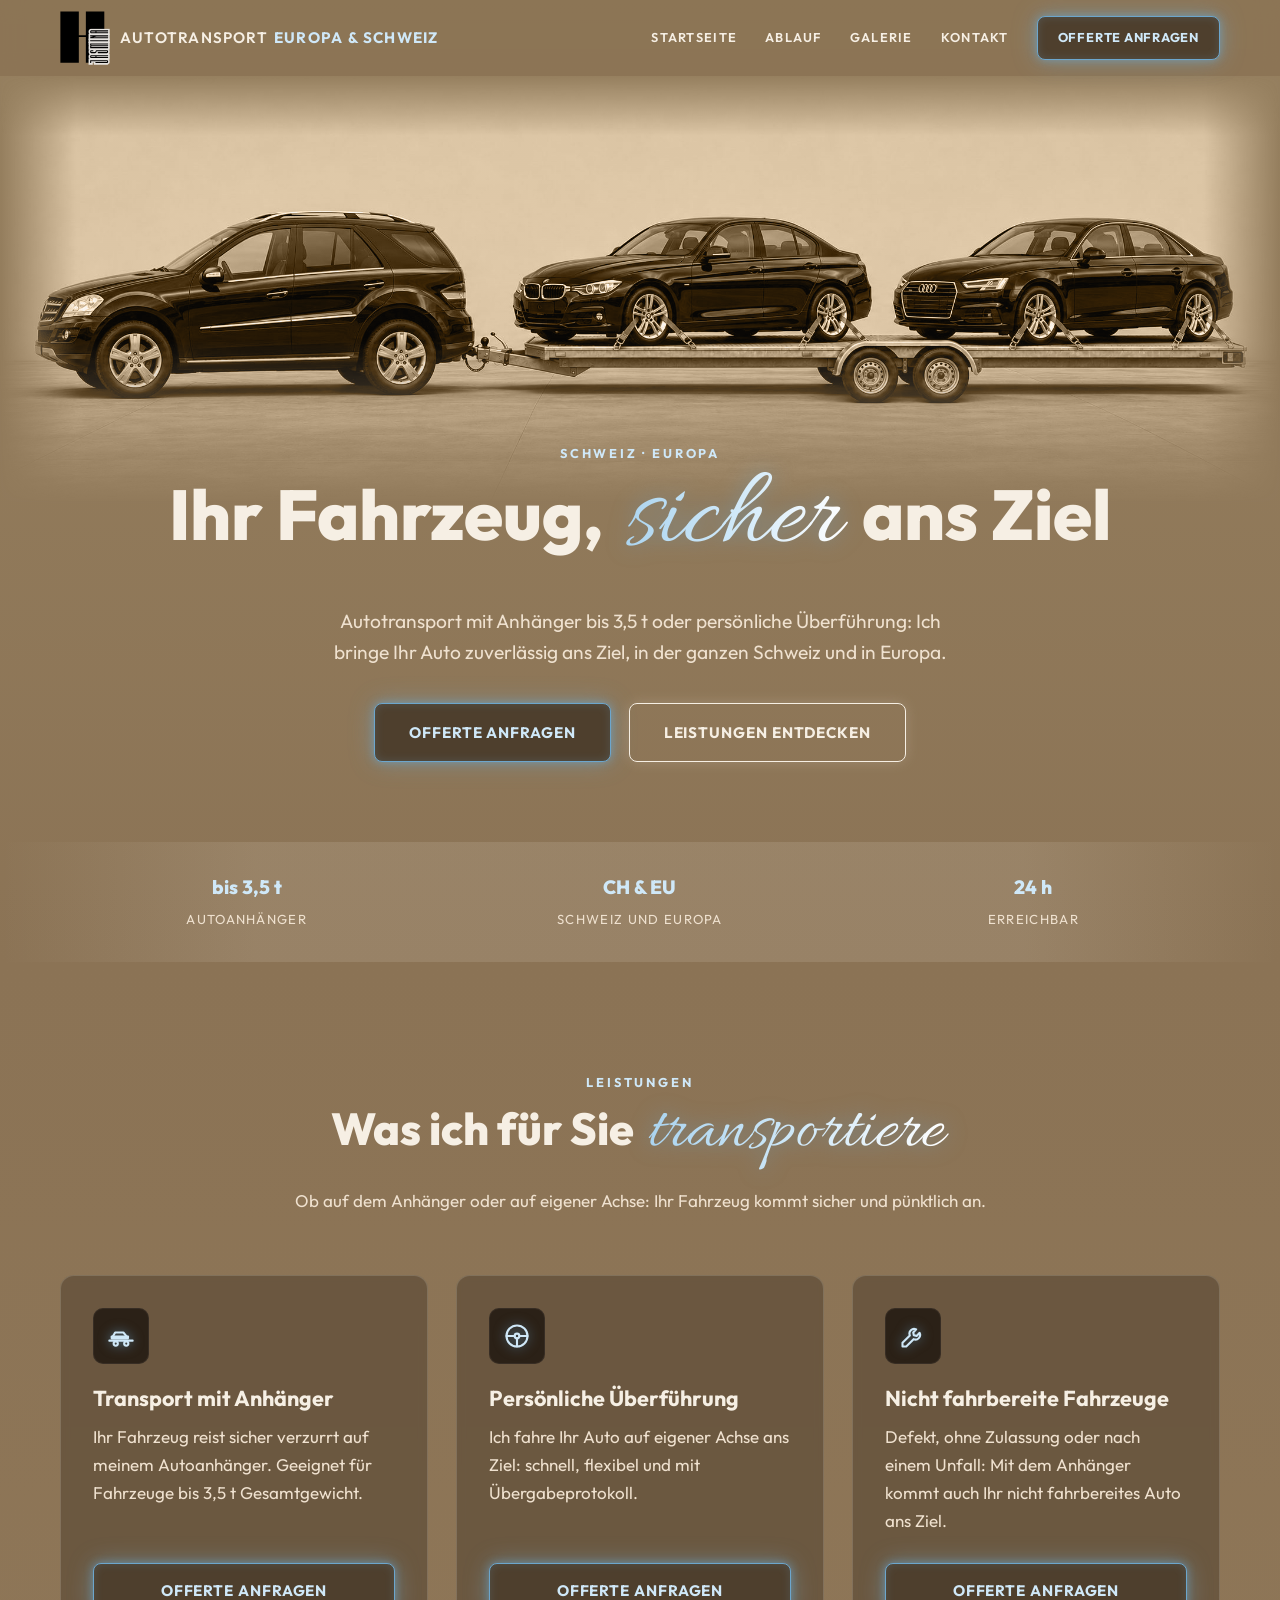
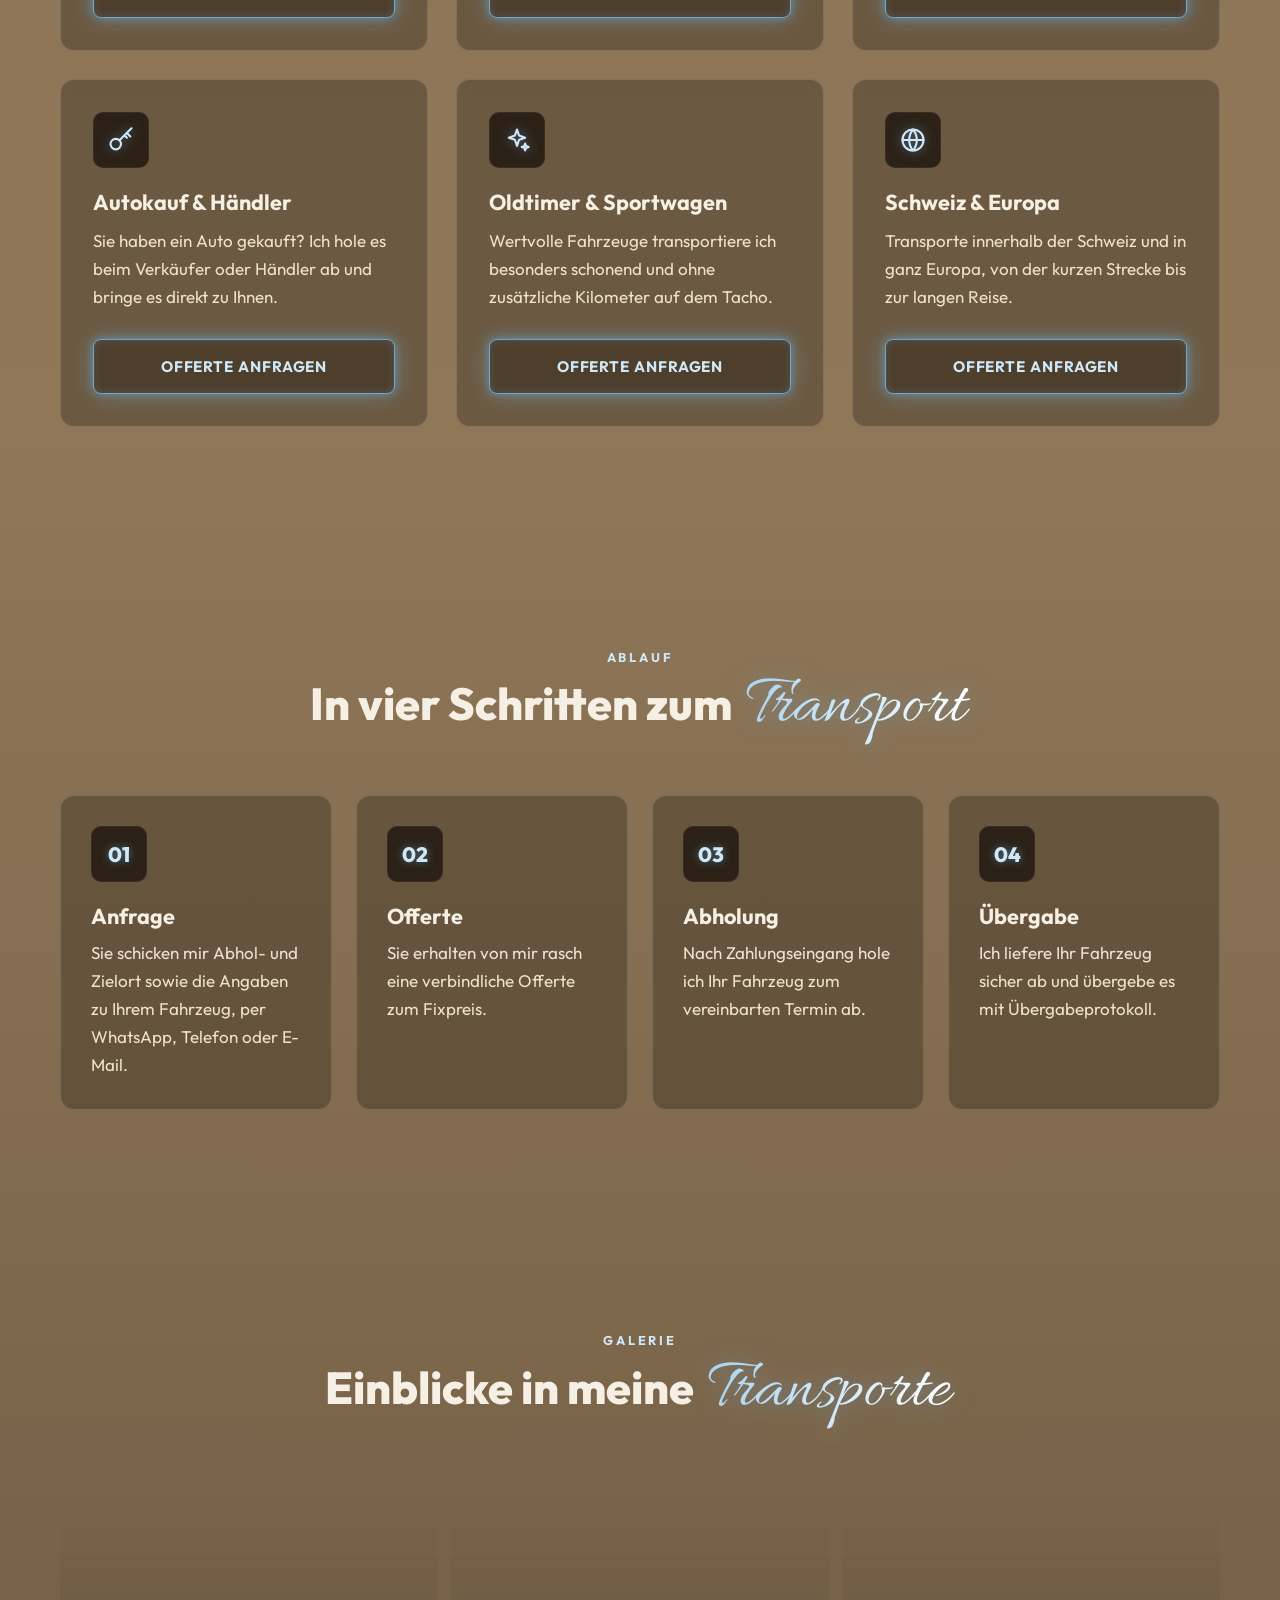
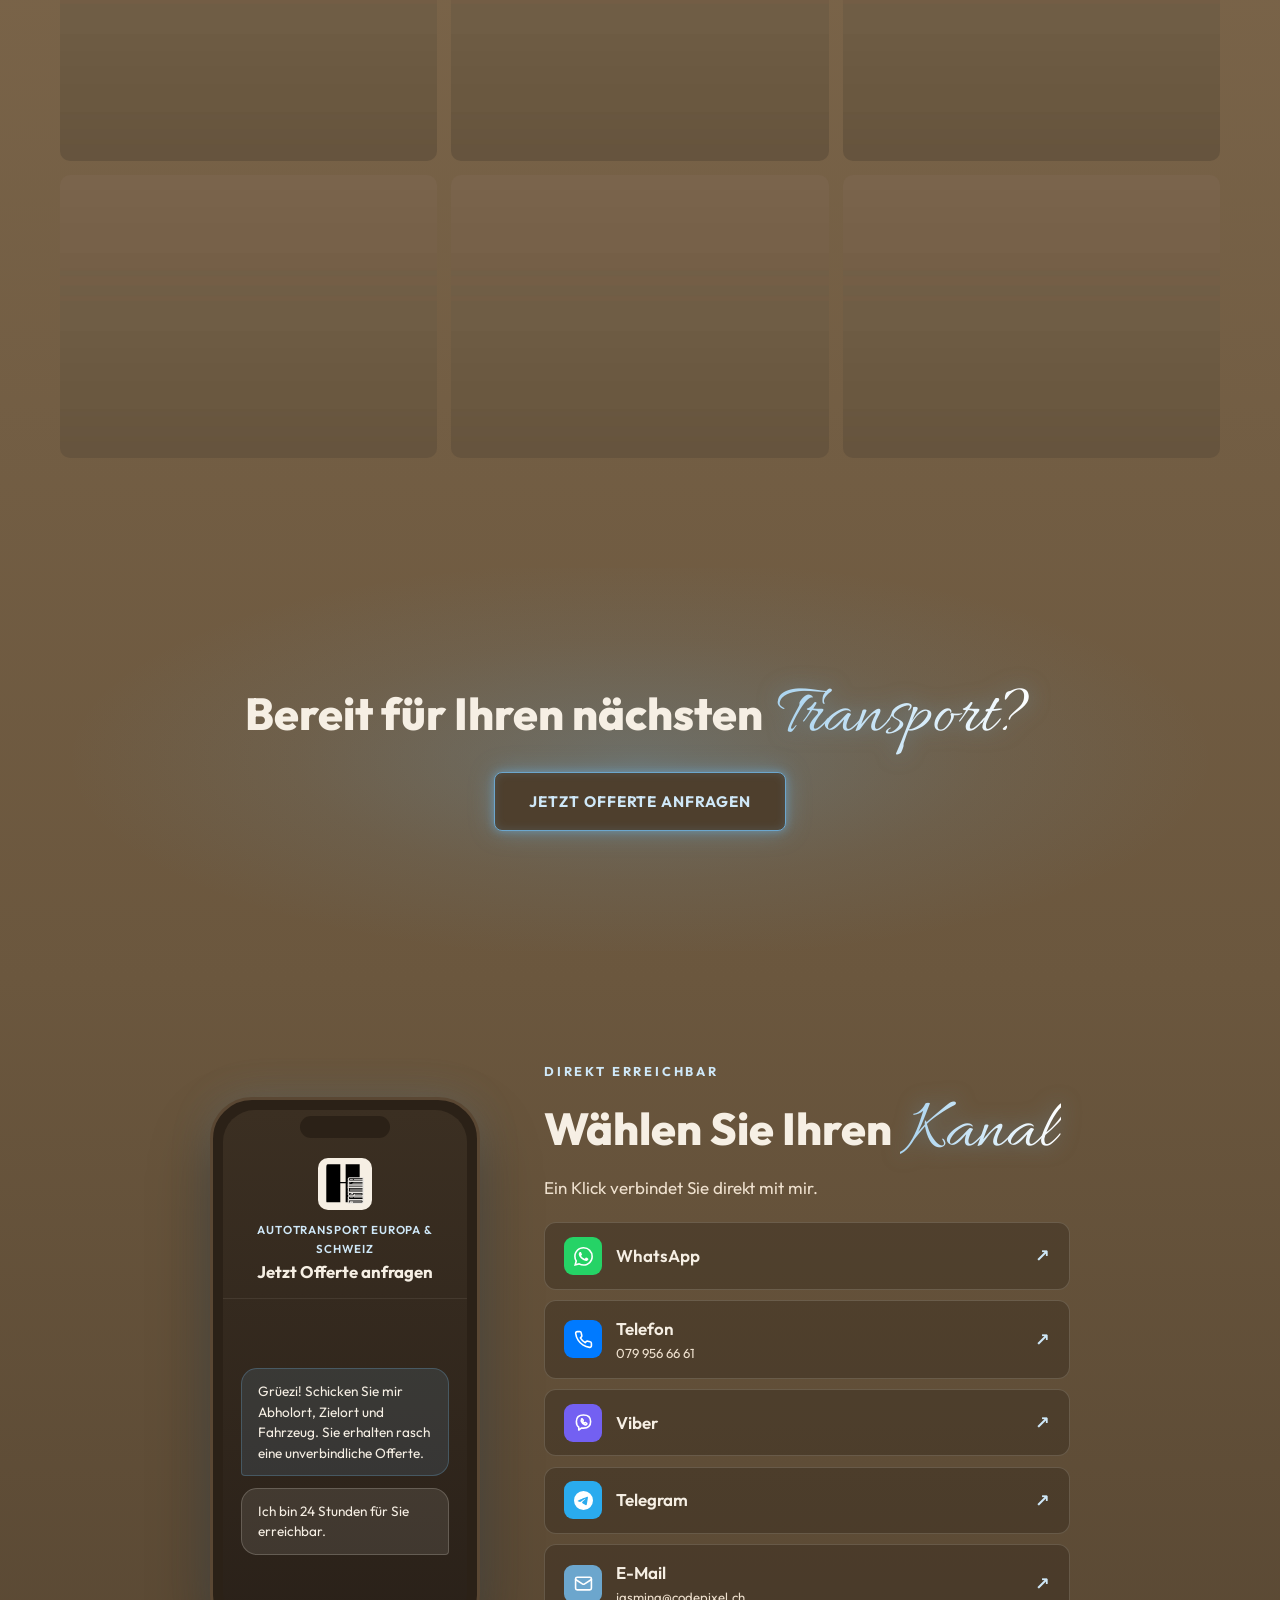
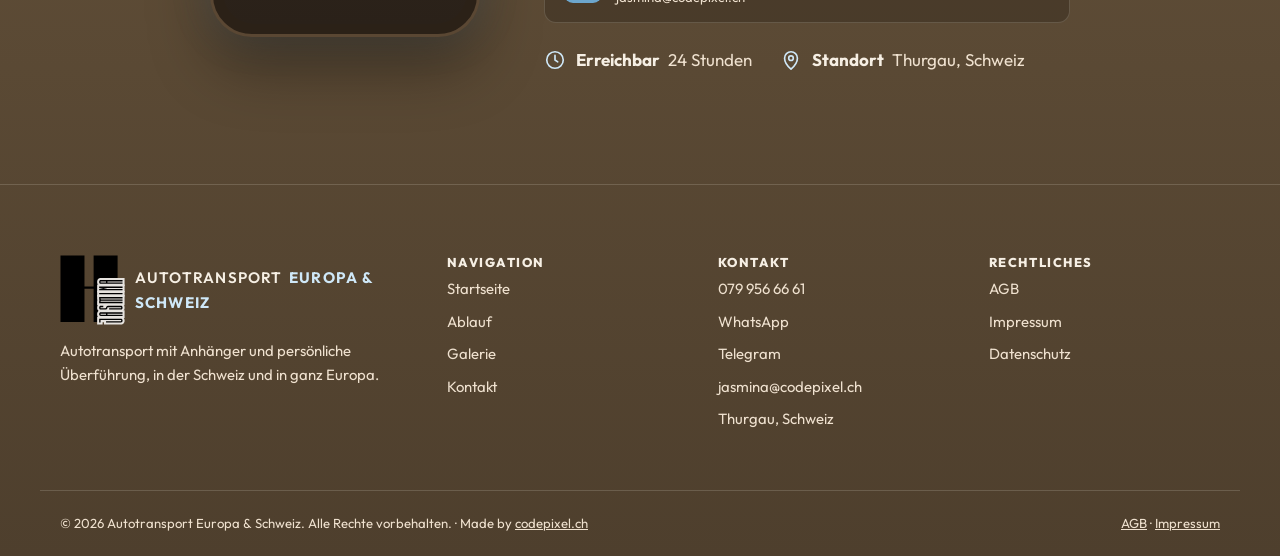
<file: index.html>
<!DOCTYPE html>
<html lang="de-CH">
<head>
  <meta charset="utf-8">
  <meta name="viewport" content="width=device-width, initial-scale=1">

  <!-- SEO: Titel und Beschreibung -->
  <title>Autotransport Schweiz &amp; Europa | Autotransport Europa &amp; Schweiz</title>
  <meta name="description" content="Autotransport mit Anhänger bis 3,5 t oder persönliche Überführung auf eigener Achse. In der ganzen Schweiz und in Europa, 24 Stunden erreichbar. Jetzt Offerte anfragen.">
  <link rel="canonical" href="https://www.autotransport-europa.ch/">
  <meta name="robots" content="index, follow">
  <meta name="theme-color" content="#8b7355">

  <!-- Vorschau bei WhatsApp, Facebook, LinkedIn -->
  <meta property="og:type" content="website">
  <meta property="og:locale" content="de_CH">
  <meta property="og:site_name" content="Autotransport Europa &amp; Schweiz">
  <meta property="og:title" content="Autotransport Schweiz &amp; Europa | Autotransport Europa &amp; Schweiz">
  <meta property="og:description" content="Autotransport mit Anhänger bis 3,5 t oder persönliche Überführung, in der Schweiz und in ganz Europa.">
  <meta property="og:url" content="https://www.autotransport-europa.ch/">
  <meta property="og:image" content="https://www.autotransport-europa.ch/img/og-image.jpg">
  <meta name="twitter:card" content="summary_large_image">

  <link rel="icon" type="image/png" href="img/favicon.png">
  <link rel="apple-touch-icon" href="img/apple-touch-icon.png">
  <link rel="preload" as="image" href="img/hero.jpg">
  <link rel="preload" as="font" type="font/woff2" href="fonts/outfit-700.woff2" crossorigin>
  <link rel="preload" as="font" type="font/woff2" href="fonts/script.woff2" crossorigin>
  <link rel="stylesheet" href="css/style.css">

  <!-- Strukturierte Daten für Google -->
  <script type="application/ld+json">
  {
    "@context": "https://schema.org",
    "@type": "LocalBusiness",
    "@id": "https://www.autotransport-europa.ch/#business",
    "name": "Autotransport Europa & Schweiz",
    "description": "Autotransport mit Anhänger bis 3,5 t und Fahrzeugüberführung in der Schweiz und in ganz Europa.",
    "url": "https://www.autotransport-europa.ch/",
    "logo": "https://www.autotransport-europa.ch/img/logo.png",
    "image": "https://www.autotransport-europa.ch/img/hero.jpg",
    "telephone": "+41 79 956 66 61",
    "email": "jasmina@codepixel.ch",
    "address": {
      "@type": "PostalAddress",
      "addressRegion": "Thurgau",
      "addressCountry": "CH"
    },
    "areaServed": [
      {"@type": "Country", "name": "Schweiz"},
      {"@type": "Place", "name": "Europa"}
    ],
    "openingHoursSpecification": [{
      "@type": "OpeningHoursSpecification",
      "dayOfWeek": ["Monday","Tuesday","Wednesday","Thursday","Friday","Saturday","Sunday"],
      "opens": "00:00",
      "closes": "23:59"
    }]
  }
  </script>
</head>
<body>

<header class="site-header" id="top">
  <div class="container header-inner">
    <a href="#top" class="logo" aria-label="Autotransport Europa &amp; Schweiz, zur Startseite">
      <img src="img/logo.svg" alt="" class="logo-mark" width="38" height="41">
      <span class="logo-text">Autotransport <strong>Europa &amp; Schweiz</strong></span>
    </a>
    <nav class="main-nav" id="main-nav" aria-label="Hauptnavigation">
      <a href="#top">Startseite</a>
      <a href="#ablauf">Ablauf</a>
      <a href="#galerie">Galerie</a>
      <a href="#kontakt">Kontakt</a>
      <a href="#kontakt" class="btn btn-glow btn-sm nav-cta">Offerte anfragen</a>
    </nav>
    <button class="nav-toggle" aria-label="Menü öffnen" aria-expanded="false" aria-controls="main-nav">
      <span></span><span></span><span></span>
    </button>
  </div>
</header>

<main>

<!-- ================= STARTBEREICH ================= -->
<section class="hero">
  <div class="hero-media">
    <img src="img/hero.jpg" alt="Geländewagen zieht einen Autoanhänger mit zwei Limousinen" width="2172" height="724" fetchpriority="high">
  </div>
  <div class="container hero-content">
    <p class="eyebrow">Schweiz · Europa</p>
    <h1>Ihr Fahrzeug, <span class="script">sicher</span> ans Ziel</h1>
    <p class="lead">Autotransport mit Anhänger bis 3,5 t oder persönliche Überführung: Ich bringe Ihr Auto zuverlässig ans Ziel, in der ganzen Schweiz und in Europa.</p>
    <div class="hero-actions">
      <a href="#kontakt" class="btn btn-glow">Offerte anfragen</a>
      <a href="#leistungen" class="btn btn-outline">Leistungen entdecken</a>
    </div>
  </div>
</section>

<section class="usp">
  <div class="container usp-grid">
    <div><strong>bis 3,5 t</strong><span>Autoanhänger</span></div>
    <div><strong>CH &amp; EU</strong><span>Schweiz und Europa</span></div>
    <div><strong>24 h</strong><span>Erreichbar</span></div>
  </div>
</section>

<!-- ================= LEISTUNGEN ================= -->
<section class="section" id="leistungen">
  <div class="container">
    <header class="section-head">
      <p class="eyebrow">Leistungen</p>
      <h2>Was ich für Sie <span class="script">transportiere</span></h2>
      <p>Ob auf dem Anhänger oder auf eigener Achse: Ihr Fahrzeug kommt sicher und pünktlich an.</p>
    </header>
    <div class="tiles">
      <article class="tile">
        <span class="tile-icon" aria-hidden="true"><svg viewBox="0 0 24 24" fill="none" stroke="currentColor" stroke-width="1.8" stroke-linecap="round" stroke-linejoin="round"><path d="M2 16h20"/><path d="M5 12.5 7 9h7l3 3.5"/><path d="M4 12.5h14v1.5H4z"/><circle cx="7.5" cy="18.5" r="1.8"/><circle cx="16.5" cy="18.5" r="1.8"/></svg></span>
        <h3>Transport mit Anhänger</h3>
        <p>Ihr Fahrzeug reist sicher verzurrt auf meinem Autoanhänger. Geeignet für Fahrzeuge bis 3,5 t Gesamtgewicht.</p>
        <a href="#kontakt" class="btn btn-glow btn-block">Offerte anfragen</a>
      </article>
      <article class="tile">
        <span class="tile-icon" aria-hidden="true"><svg viewBox="0 0 24 24" fill="none" stroke="currentColor" stroke-width="1.8" stroke-linecap="round" stroke-linejoin="round"><circle cx="12" cy="12" r="9"/><circle cx="12" cy="12" r="2"/><path d="M12 14v7M10 12H3M14 12h7"/></svg></span>
        <h3>Persönliche Überführung</h3>
        <p>Ich fahre Ihr Auto auf eigener Achse ans Ziel: schnell, flexibel und mit Übergabeprotokoll.</p>
        <a href="#kontakt" class="btn btn-glow btn-block">Offerte anfragen</a>
      </article>
      <article class="tile">
        <span class="tile-icon" aria-hidden="true"><svg viewBox="0 0 24 24" fill="none" stroke="currentColor" stroke-width="1.8" stroke-linecap="round" stroke-linejoin="round"><path d="M14.7 6.3a4 4 0 0 0-5.4 5.2L3 17.8V21h3.2l6.3-6.3a4 4 0 0 0 5.2-5.4l-2.6 2.6-2.4-.5-.5-2.4z"/></svg></span>
        <h3>Nicht fahrbereite Fahrzeuge</h3>
        <p>Defekt, ohne Zulassung oder nach einem Unfall: Mit dem Anhänger kommt auch Ihr nicht fahrbereites Auto ans Ziel.</p>
        <a href="#kontakt" class="btn btn-glow btn-block">Offerte anfragen</a>
      </article>
      <article class="tile">
        <span class="tile-icon" aria-hidden="true"><svg viewBox="0 0 24 24" fill="none" stroke="currentColor" stroke-width="1.8" stroke-linecap="round" stroke-linejoin="round"><circle cx="7.5" cy="15.5" r="4.5"/><path d="M10.7 12.3 21 2M17 6l3 3M15 8l2 2"/></svg></span>
        <h3>Autokauf &amp; Händler</h3>
        <p>Sie haben ein Auto gekauft? Ich hole es beim Verkäufer oder Händler ab und bringe es direkt zu Ihnen.</p>
        <a href="#kontakt" class="btn btn-glow btn-block">Offerte anfragen</a>
      </article>
      <article class="tile">
        <span class="tile-icon" aria-hidden="true"><svg viewBox="0 0 24 24" fill="none" stroke="currentColor" stroke-width="1.8" stroke-linecap="round" stroke-linejoin="round"><path d="M12 3l1.8 5.2L19 10l-5.2 1.8L12 17l-1.8-5.2L5 10l5.2-1.8z"/><path d="M19 15l.8 2.2L22 18l-2.2.8L19 21l-.8-2.2L16 18l2.2-.8z"/></svg></span>
        <h3>Oldtimer &amp; Sportwagen</h3>
        <p>Wertvolle Fahrzeuge transportiere ich besonders schonend und ohne zusätzliche Kilometer auf dem Tacho.</p>
        <a href="#kontakt" class="btn btn-glow btn-block">Offerte anfragen</a>
      </article>
      <article class="tile">
        <span class="tile-icon" aria-hidden="true"><svg viewBox="0 0 24 24" fill="none" stroke="currentColor" stroke-width="1.8" stroke-linecap="round" stroke-linejoin="round"><circle cx="12" cy="12" r="9"/><path d="M3 12h18M12 3a14 14 0 0 1 0 18M12 3a14 14 0 0 0 0 18"/></svg></span>
        <h3>Schweiz &amp; Europa</h3>
        <p>Transporte innerhalb der Schweiz und in ganz Europa, von der kurzen Strecke bis zur langen Reise.</p>
        <a href="#kontakt" class="btn btn-glow btn-block">Offerte anfragen</a>
      </article>
    </div>
  </div>
</section>

<!-- ================= ABLAUF ================= -->
<section class="section" id="ablauf">
  <div class="container">
    <header class="section-head">
      <p class="eyebrow">Ablauf</p>
      <h2>In vier Schritten zum <span class="script">Transport</span></h2>
    </header>
    <ol class="steps">
      <li><span class="tile-icon step-no">01</span><h3>Anfrage</h3><p>Sie schicken mir Abhol- und Zielort sowie die Angaben zu Ihrem Fahrzeug, per WhatsApp, Telefon oder E-Mail.</p></li>
      <li><span class="tile-icon step-no">02</span><h3>Offerte</h3><p>Sie erhalten von mir rasch eine verbindliche Offerte zum Fixpreis.</p></li>
      <li><span class="tile-icon step-no">03</span><h3>Abholung</h3><p>Nach Zahlungseingang hole ich Ihr Fahrzeug zum vereinbarten Termin ab.</p></li>
      <li><span class="tile-icon step-no">04</span><h3>Übergabe</h3><p>Ich liefere Ihr Fahrzeug sicher ab und übergebe es mit Übergabeprotokoll.</p></li>
    </ol>
  </div>
</section>

<!-- ================= GALERIE =================
     Bilder in img/galerie-1.jpg bis galerie-6.jpg ersetzen -->
<section class="section" id="galerie">
  <div class="container">
    <header class="section-head">
      <p class="eyebrow">Galerie</p>
      <h2>Einblicke in meine <span class="script">Transporte</span></h2>
    </header>
    <div class="gallery">
      <a href="img/galerie-1.jpg"><img src="img/galerie-1.jpg" alt="Autotransport mit Anhänger" loading="lazy" width="1200" height="900"></a>
      <a href="img/galerie-2.jpg"><img src="img/galerie-2.jpg" alt="Fahrzeug sicher verzurrt" loading="lazy" width="1200" height="900"></a>
      <a href="img/galerie-3.jpg"><img src="img/galerie-3.jpg" alt="Fahrzeugüberführung" loading="lazy" width="1200" height="900"></a>
      <a href="img/galerie-4.jpg"><img src="img/galerie-4.jpg" alt="Abholung beim Händler" loading="lazy" width="1200" height="900"></a>
      <a href="img/galerie-5.jpg"><img src="img/galerie-5.jpg" alt="Transport in Europa" loading="lazy" width="1200" height="900"></a>
      <a href="img/galerie-6.jpg"><img src="img/galerie-6.jpg" alt="Übergabe beim Kunden" loading="lazy" width="1200" height="900"></a>
    </div>
  </div>
</section>

<!-- ================= CTA ================= -->
<section class="cta-banner">
  <div class="container cta-content">
    <h2>Bereit für Ihren nächsten <span class="script">Transport?</span></h2>
    <a href="#kontakt" class="btn btn-glow">Jetzt Offerte anfragen</a>
  </div>
</section>

<!-- ================= KONTAKT ================= -->
<section class="section" id="kontakt">
  <div class="container contact-layout">
    <div class="phone-mockup" aria-hidden="true">
      <div class="phone-screen">
        <div class="phone-header">
          <img src="img/logo.svg" alt="" class="phone-logo" width="38" height="41">
          <p>Autotransport Europa &amp; Schweiz</p>
          <h3>Jetzt Offerte anfragen</h3>
        </div>
        <div class="phone-body">
          <div class="phone-msg">Grüezi! Schicken Sie mir Abholort, Zielort und Fahrzeug. Sie erhalten rasch eine unverbindliche Offerte.</div>
          <div class="phone-msg phone-msg-me">Ich bin 24 Stunden für Sie erreichbar.</div>
        </div>
      </div>
    </div>

    <div class="contact-options">
      <p class="eyebrow">Direkt erreichbar</p>
      <h2>Wählen Sie Ihren <span class="script">Kanal</span></h2>
      <p class="contact-intro">Ein Klick verbindet Sie direkt mit mir.</p>

      <a href="https://wa.me/41799566661" class="contact-btn" target="_blank" rel="noopener noreferrer"><span class="contact-btn-icon whatsapp"><svg viewBox="0 0 24 24" fill="#fff"><path d="M17.472 14.382c-.297-.149-1.758-.867-2.03-.967-.273-.099-.471-.148-.67.15-.197.297-.767.966-.94 1.164-.173.199-.347.223-.644.075-.297-.15-1.255-.463-2.39-1.475-.883-.788-1.48-1.761-1.653-2.059-.173-.297-.018-.458.13-.606.134-.133.298-.347.446-.52.149-.174.198-.298.298-.497.099-.198.05-.371-.025-.52-.075-.149-.669-1.612-.916-2.207-.242-.579-.487-.5-.669-.51-.173-.008-.371-.01-.57-.01-.198 0-.52.074-.792.372-.272.297-1.04 1.016-1.04 2.479 0 1.462 1.065 2.875 1.213 3.074.149.198 2.096 3.2 5.077 4.487.709.306 1.262.489 1.694.625.712.227 1.36.195 1.871.118.571-.085 1.758-.719 2.006-1.413.248-.694.248-1.289.173-1.413-.074-.124-.272-.198-.57-.347m-5.421 7.403h-.004a9.87 9.87 0 01-5.031-1.378l-.361-.214-3.741.982.998-3.648-.235-.374a9.86 9.86 0 01-1.51-5.26c.001-5.45 4.436-9.884 9.888-9.884 2.64 0 5.122 1.03 6.988 2.898a9.825 9.825 0 012.893 6.994c-.003 5.45-4.437 9.884-9.885 9.884m8.413-18.297A11.815 11.815 0 0012.05 0C5.495 0 .16 5.335.157 11.892c0 2.096.547 4.142 1.588 5.945L.057 24l6.305-1.654a11.882 11.882 0 005.683 1.448h.005c6.554 0 11.89-5.335 11.893-11.893a11.821 11.821 0 00-3.48-8.413z"/></svg></span><span>WhatsApp</span><span class="contact-arrow" aria-hidden="true">↗</span></a>
      <a href="tel:+41799566661" class="contact-btn"><span class="contact-btn-icon telefon"><svg viewBox="0 0 24 24" fill="none" stroke="#fff" stroke-width="2" stroke-linecap="round" stroke-linejoin="round"><path d="M22 16.92v3a2 2 0 0 1-2.18 2 19.79 19.79 0 0 1-8.63-3.07 19.5 19.5 0 0 1-6-6 19.79 19.79 0 0 1-3.07-8.67A2 2 0 0 1 4.11 2h3a2 2 0 0 1 2 1.72 12.84 12.84 0 0 0 .7 2.81 2 2 0 0 1-.45 2.11L8.09 9.91a16 16 0 0 0 6 6l1.27-1.27a2 2 0 0 1 2.11-.45 12.84 12.84 0 0 0 2.81.7A2 2 0 0 1 22 16.92z"/></svg></span><span>Telefon <small>079 956 66 61</small></span><span class="contact-arrow" aria-hidden="true">↗</span></a>
      <a href="viber://chat?number=%2B41799566661" class="contact-btn"><span class="contact-btn-icon viber"><svg viewBox="0 0 24 24" fill="none" stroke="#fff" stroke-width="2" stroke-linecap="round" stroke-linejoin="round"><path d="M12 2.5c5.2 0 9 2.6 9 8.3 0 5.8-3.8 8.3-9 8.3-.8 0-1.6-.1-2.3-.2L6 21.5v-3.6C4 16.5 3 14.1 3 10.8 3 5.1 6.8 2.5 12 2.5z"/><path d="M9.5 7.5c.4-.3 1-.2 1.2.2l.8 1.4c.2.4.1.8-.2 1.1l-.5.4c.4 1 1.2 1.8 2.2 2.2l.4-.5c.3-.3.7-.4 1.1-.2l1.4.8c.4.2.5.8.2 1.2-.6.8-1.5 1.1-2.4.8-2.1-.8-3.7-2.4-4.5-4.5-.3-.9 0-1.8.8-2.4z"/></svg></span><span>Viber</span><span class="contact-arrow" aria-hidden="true">↗</span></a>
      <a href="https://t.me/jasminablume" class="contact-btn" target="_blank" rel="noopener noreferrer"><span class="contact-btn-icon telegram"><svg viewBox="0 0 24 24" fill="#fff"><path d="M11.944 0A12 12 0 0 0 0 12a12 12 0 0 0 12 12 12 12 0 0 0 12-12A12 12 0 0 0 12 0a12 12 0 0 0-.056 0zm4.962 7.224c.1-.002.321.023.465.14a.506.506 0 0 1 .171.325c.016.093.036.306.02.472-.18 1.898-.962 6.502-1.36 8.627-.168.9-.499 1.201-.82 1.23-.696.065-1.225-.46-1.9-.902-1.056-.693-1.653-1.124-2.678-1.8-1.185-.78-.417-1.21.258-1.91.177-.184 3.247-2.977 3.307-3.23.007-.032.014-.15-.056-.212s-.174-.041-.249-.024c-.106.024-1.793 1.14-5.061 3.345-.479.33-.913.49-1.302.48-.428-.008-1.252-.241-1.865-.44-.752-.245-1.349-.374-1.297-.789.027-.216.325-.437.893-.663 3.498-1.524 5.830-2.529 6.998-3.014 3.332-1.386 4.025-1.627 4.476-1.635z"/></svg></span><span>Telegram</span><span class="contact-arrow" aria-hidden="true">↗</span></a>
      <a href="mailto:jasmina@codepixel.ch" class="contact-btn"><span class="contact-btn-icon email"><svg viewBox="0 0 24 24" fill="none" stroke="#fff" stroke-width="2" stroke-linecap="round" stroke-linejoin="round"><rect x="2" y="4" width="20" height="16" rx="2"/><path d="m22 7-8.97 5.7a1.94 1.94 0 0 1-2.06 0L2 7"/></svg></span><span>E-Mail <small>jasmina@codepixel.ch</small></span><span class="contact-arrow" aria-hidden="true">↗</span></a>

      <ul class="contact-facts">
        <li><svg viewBox="0 0 24 24" fill="none" stroke="currentColor" stroke-width="1.8" stroke-linecap="round" stroke-linejoin="round"><circle cx="12" cy="12" r="9"/><path d="M12 7v5l3 2"/></svg><span><strong>Erreichbar</strong> 24 Stunden</span></li>
        <li><svg viewBox="0 0 24 24" fill="none" stroke="currentColor" stroke-width="1.8" stroke-linecap="round" stroke-linejoin="round"><path d="M12 22s7-6.2 7-12a7 7 0 0 0-14 0c0 5.8 7 12 7 12z"/><circle cx="12" cy="10" r="2.5"/></svg><span><strong>Standort</strong> Thurgau, Schweiz</span></li>
      </ul>
    </div>
  </div>
</section>

</main>

<footer class="site-footer">
  <div class="container footer-grid">
    <div>
      <a href="#top" class="logo"><img src="img/logo.svg" alt="" class="logo-mark" width="38" height="41"><span class="logo-text">Autotransport <strong>Europa &amp; Schweiz</strong></span></a>
      <p>Autotransport mit Anhänger und persönliche Überführung, in der Schweiz und in ganz Europa.</p>
    </div>
    <div>
      <h4>Navigation</h4>
      <a href="#top">Startseite</a>
      <a href="#ablauf">Ablauf</a>
      <a href="#galerie">Galerie</a>
      <a href="#kontakt">Kontakt</a>
    </div>
    <div>
      <h4>Kontakt</h4>
      <a href="tel:+41799566661">079 956 66 61</a>
      <a href="https://wa.me/41799566661" target="_blank" rel="noopener noreferrer">WhatsApp</a>
      <a href="https://t.me/jasminablume" target="_blank" rel="noopener noreferrer">Telegram</a>
      <a href="mailto:jasmina@codepixel.ch">jasmina@codepixel.ch</a>
      <span>Thurgau, Schweiz</span>
    </div>
    <div>
      <h4>Rechtliches</h4>
      <a href="agb.html">AGB</a>
      <a href="impressum.html">Impressum</a>
      <a href="impressum.html#datenschutz">Datenschutz</a>
    </div>
  </div>
  <div class="container footer-bottom">
    <span>© <span id="year">2026</span> Autotransport Europa &amp; Schweiz. Alle Rechte vorbehalten. · Made by <a href="https://www.codepixel.ch" target="_blank" rel="noopener">codepixel.ch</a></span>
    <span><a href="agb.html">AGB</a> · <a href="impressum.html">Impressum</a></span>
  </div>
</footer>

<script src="js/main.js" defer></script>
</body>
</html>
</file>
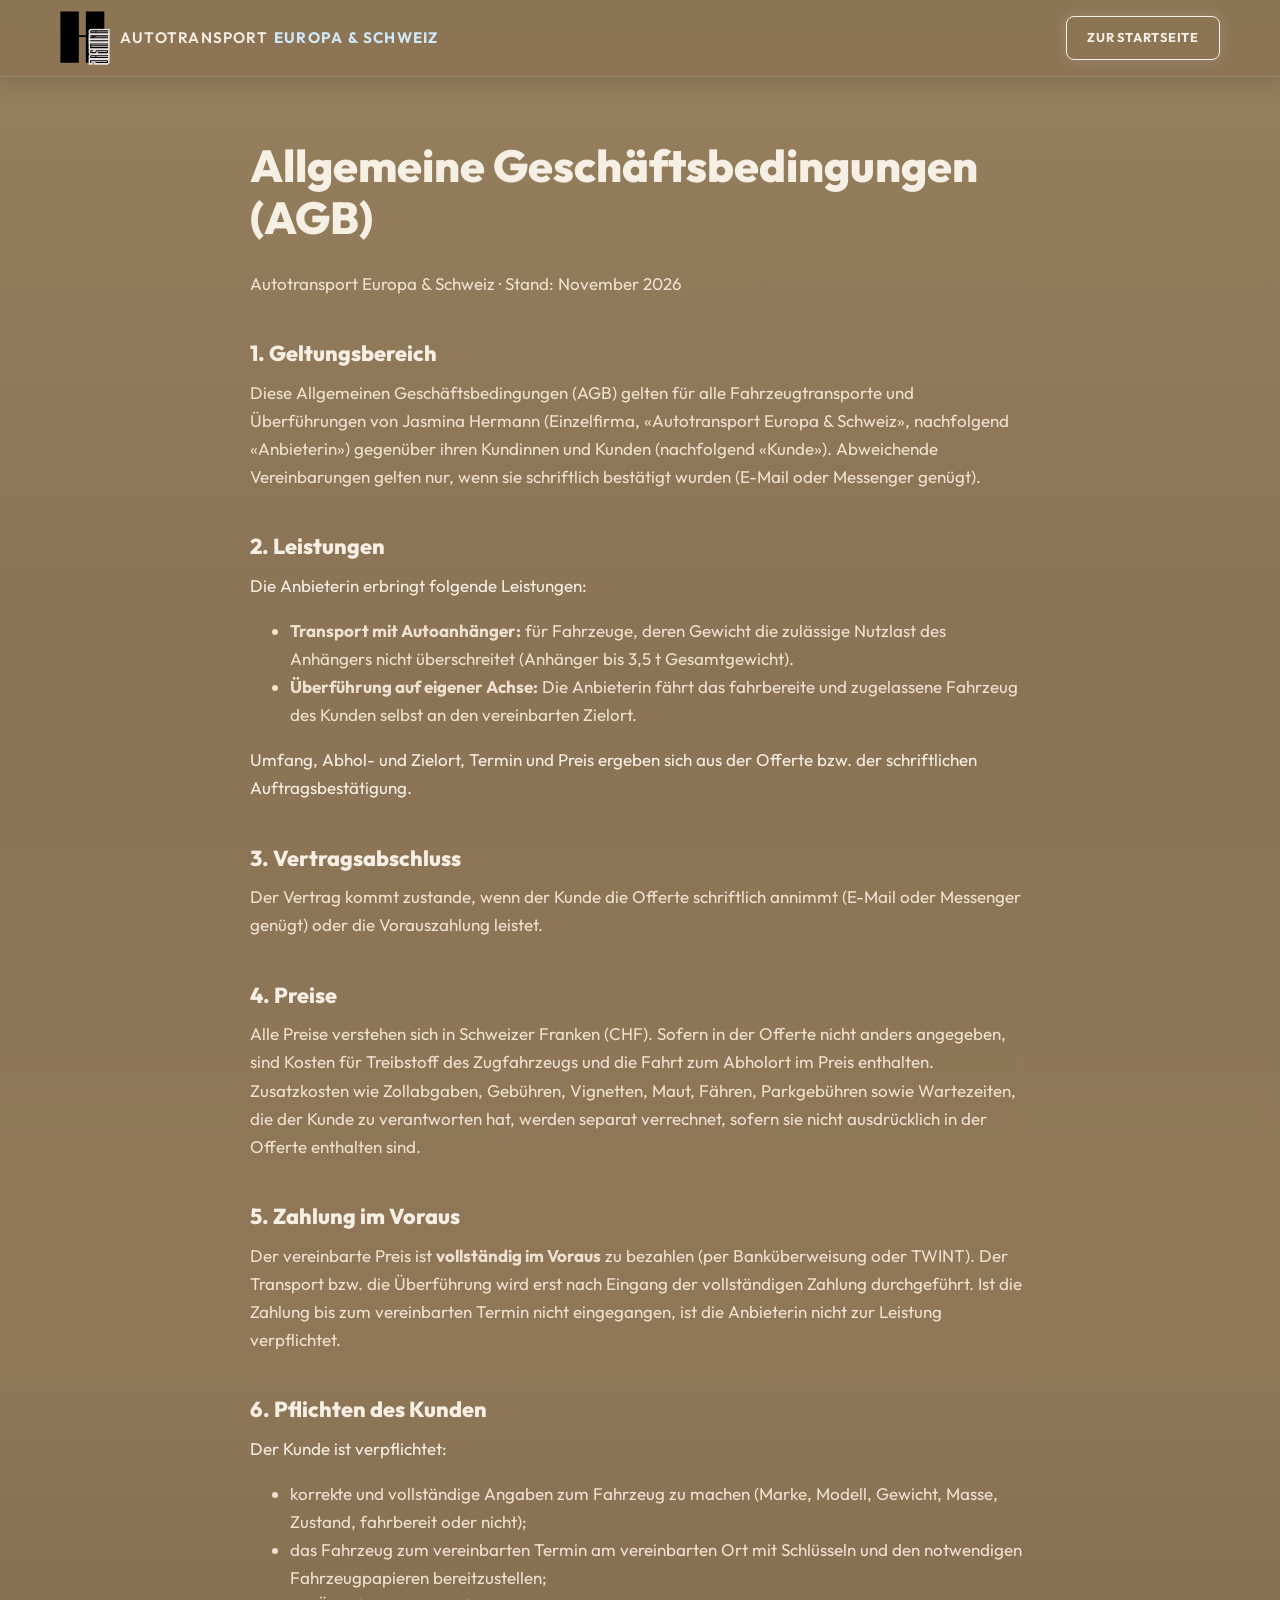
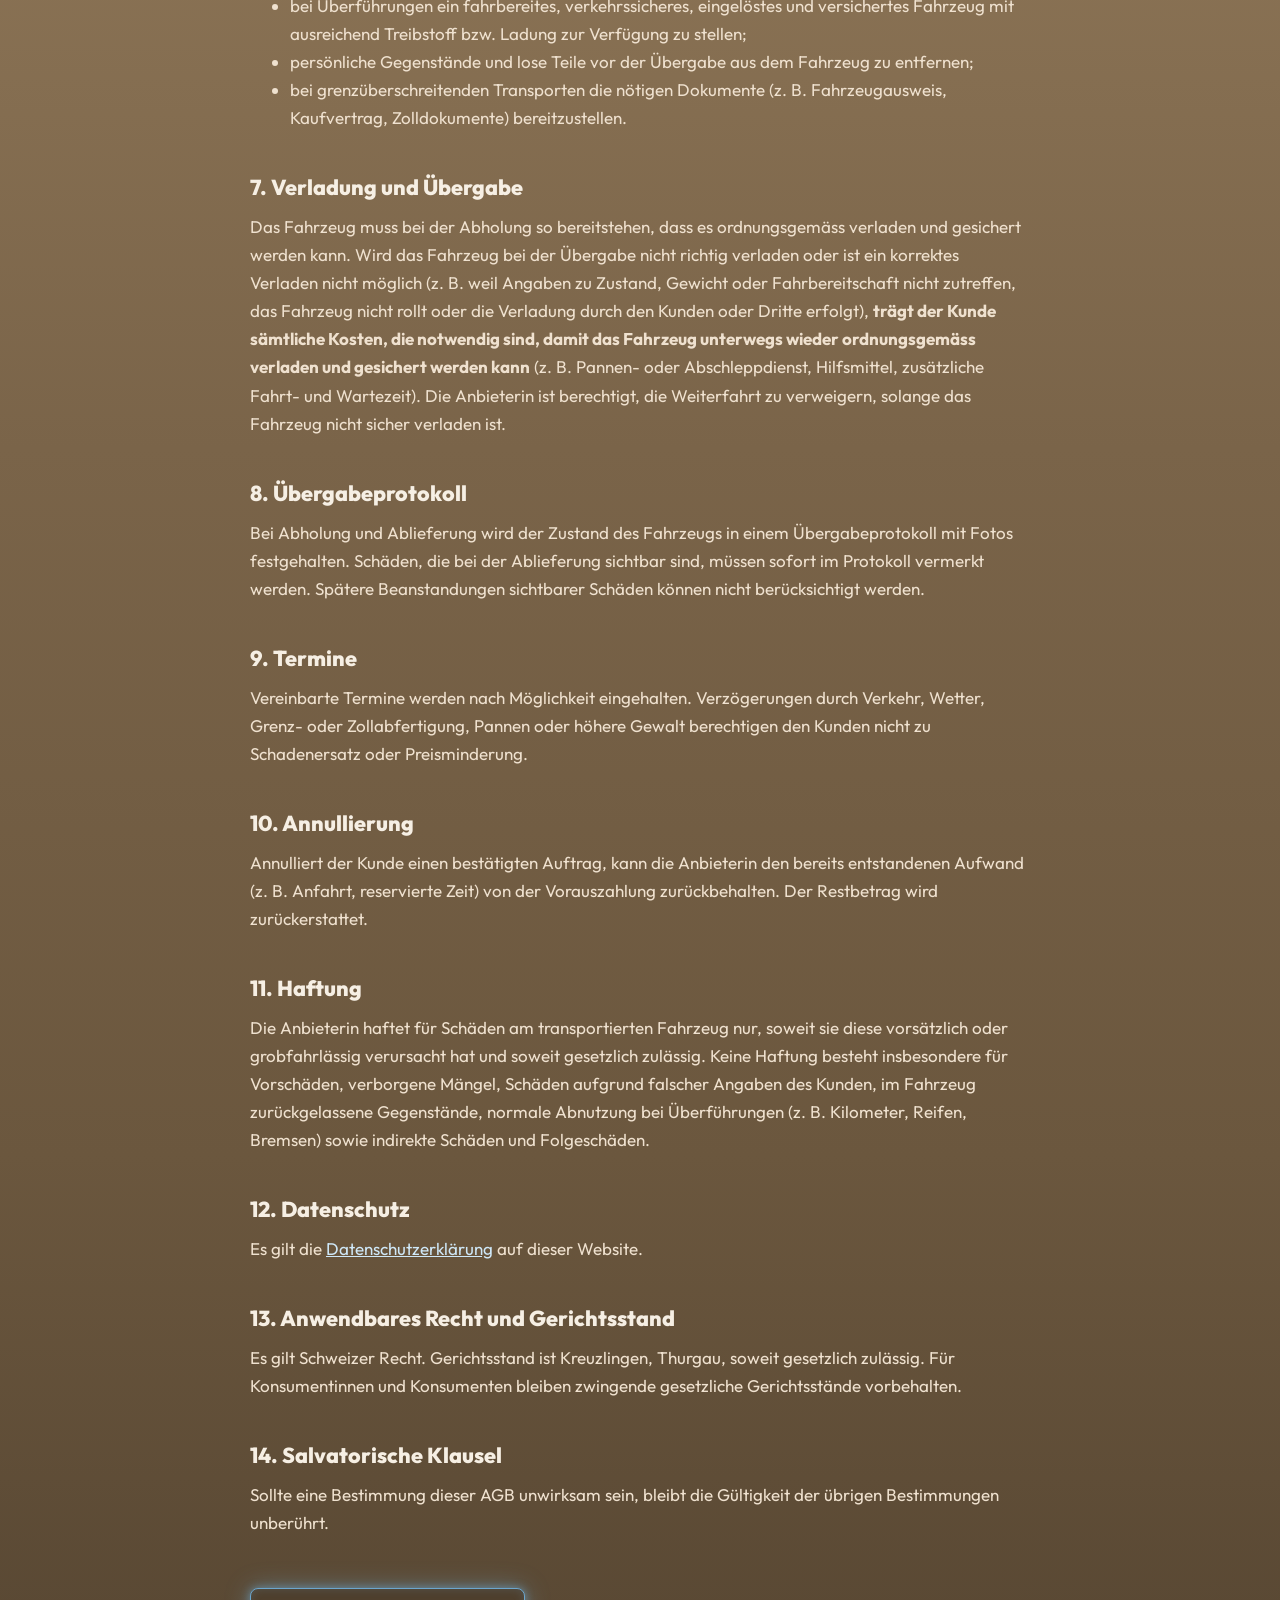
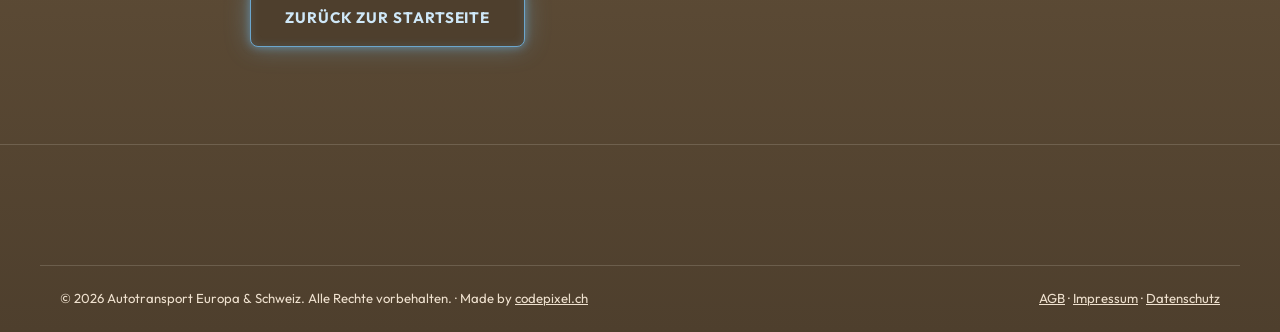
<file: agb.html>
<!DOCTYPE html>
<html lang="de-CH">
<head>
  <meta charset="utf-8">
  <meta name="viewport" content="width=device-width, initial-scale=1">
  <title>AGB | Autotransport Europa &amp; Schweiz</title>
  <meta name="description" content="Allgemeine Geschäftsbedingungen für Autotransporte und Fahrzeugüberführungen von Autotransport Europa &amp; Schweiz.">
  <link rel="canonical" href="https://www.autotransport-europa.ch/agb.html">
  <meta name="robots" content="index, follow">
  <meta name="theme-color" content="#8b7355">
  <link rel="icon" type="image/png" href="img/favicon.png">
  <link rel="stylesheet" href="css/style.css">
</head>
<body>
<header class="site-header scrolled">
  <div class="container header-inner">
    <a href="./" class="logo" aria-label="Zur Startseite">
      <img src="img/logo.svg" alt="" class="logo-mark" width="38" height="41">
      <span class="logo-text">Autotransport <strong>Europa &amp; Schweiz</strong></span>
    </a>
    <a href="./" class="btn btn-outline btn-sm">Zur Startseite</a>
  </div>
</header>

<main class="container legal">
  <h1>Allgemeine Geschäftsbedingungen (AGB)</h1>
  <p>Autotransport Europa &amp; Schweiz · Stand: November 2026</p>

  <h2>1. Geltungsbereich</h2>
  <p>Diese Allgemeinen Geschäftsbedingungen (AGB) gelten für alle Fahrzeugtransporte und Überführungen von Jasmina Hermann (Einzelfirma, «Autotransport Europa &amp; Schweiz», nachfolgend «Anbieterin») gegenüber ihren Kundinnen und Kunden (nachfolgend «Kunde»). Abweichende Vereinbarungen gelten nur, wenn sie schriftlich bestätigt wurden (E-Mail oder Messenger genügt).</p>

  <h2>2. Leistungen</h2>
  <div>Die Anbieterin erbringt folgende Leistungen:<ul><li><strong>Transport mit Autoanhänger:</strong> für Fahrzeuge, deren Gewicht die zulässige Nutzlast des Anhängers nicht überschreitet (Anhänger bis 3,5&nbsp;t Gesamtgewicht).</li><li><strong>Überführung auf eigener Achse:</strong> Die Anbieterin fährt das fahrbereite und zugelassene Fahrzeug des Kunden selbst an den vereinbarten Zielort.</li></ul>Umfang, Abhol- und Zielort, Termin und Preis ergeben sich aus der Offerte bzw. der schriftlichen Auftragsbestätigung.</div>

  <h2>3. Vertragsabschluss</h2>
  <p>Der Vertrag kommt zustande, wenn der Kunde die Offerte schriftlich annimmt (E-Mail oder Messenger genügt) oder die Vorauszahlung leistet.</p>

  <h2>4. Preise</h2>
  <p>Alle Preise verstehen sich in Schweizer Franken (CHF). Sofern in der Offerte nicht anders angegeben, sind Kosten für Treibstoff des Zugfahrzeugs und die Fahrt zum Abholort im Preis enthalten. Zusatzkosten wie Zollabgaben, Gebühren, Vignetten, Maut, Fähren, Parkgebühren sowie Wartezeiten, die der Kunde zu verantworten hat, werden separat verrechnet, sofern sie nicht ausdrücklich in der Offerte enthalten sind.</p>

  <h2>5. Zahlung im Voraus</h2>
  <p>Der vereinbarte Preis ist <strong>vollständig im Voraus</strong> zu bezahlen (per Banküberweisung oder TWINT). Der Transport bzw. die Überführung wird erst nach Eingang der vollständigen Zahlung durchgeführt. Ist die Zahlung bis zum vereinbarten Termin nicht eingegangen, ist die Anbieterin nicht zur Leistung verpflichtet.</p>

  <h2>6. Pflichten des Kunden</h2>
  <div>Der Kunde ist verpflichtet:<ul><li>korrekte und vollständige Angaben zum Fahrzeug zu machen (Marke, Modell, Gewicht, Masse, Zustand, fahrbereit oder nicht);</li><li>das Fahrzeug zum vereinbarten Termin am vereinbarten Ort mit Schlüsseln und den notwendigen Fahrzeugpapieren bereitzustellen;</li><li>bei Überführungen ein fahrbereites, verkehrssicheres, eingelöstes und versichertes Fahrzeug mit ausreichend Treibstoff bzw. Ladung zur Verfügung zu stellen;</li><li>persönliche Gegenstände und lose Teile vor der Übergabe aus dem Fahrzeug zu entfernen;</li><li>bei grenzüberschreitenden Transporten die nötigen Dokumente (z.&nbsp;B. Fahrzeugausweis, Kaufvertrag, Zolldokumente) bereitzustellen.</li></ul></div>

  <h2>7. Verladung und Übergabe</h2>
  <p>Das Fahrzeug muss bei der Abholung so bereitstehen, dass es ordnungsgemäss verladen und gesichert werden kann. Wird das Fahrzeug bei der Übergabe nicht richtig verladen oder ist ein korrektes Verladen nicht möglich (z.&nbsp;B. weil Angaben zu Zustand, Gewicht oder Fahrbereitschaft nicht zutreffen, das Fahrzeug nicht rollt oder die Verladung durch den Kunden oder Dritte erfolgt), <strong>trägt der Kunde sämtliche Kosten, die notwendig sind, damit das Fahrzeug unterwegs wieder ordnungsgemäss verladen und gesichert werden kann</strong> (z.&nbsp;B. Pannen- oder Abschleppdienst, Hilfsmittel, zusätzliche Fahrt- und Wartezeit). Die Anbieterin ist berechtigt, die Weiterfahrt zu verweigern, solange das Fahrzeug nicht sicher verladen ist.</p>

  <h2>8. Übergabeprotokoll</h2>
  <p>Bei Abholung und Ablieferung wird der Zustand des Fahrzeugs in einem Übergabeprotokoll mit Fotos festgehalten. Schäden, die bei der Ablieferung sichtbar sind, müssen sofort im Protokoll vermerkt werden. Spätere Beanstandungen sichtbarer Schäden können nicht berücksichtigt werden.</p>

  <h2>9. Termine</h2>
  <p>Vereinbarte Termine werden nach Möglichkeit eingehalten. Verzögerungen durch Verkehr, Wetter, Grenz- oder Zollabfertigung, Pannen oder höhere Gewalt berechtigen den Kunden nicht zu Schadenersatz oder Preisminderung.</p>

  <h2>10. Annullierung</h2>
  <p>Annulliert der Kunde einen bestätigten Auftrag, kann die Anbieterin den bereits entstandenen Aufwand (z.&nbsp;B. Anfahrt, reservierte Zeit) von der Vorauszahlung zurückbehalten. Der Restbetrag wird zurückerstattet.</p>

  <h2>11. Haftung</h2>
  <p>Die Anbieterin haftet für Schäden am transportierten Fahrzeug nur, soweit sie diese vorsätzlich oder grobfahrlässig verursacht hat und soweit gesetzlich zulässig. Keine Haftung besteht insbesondere für Vorschäden, verborgene Mängel, Schäden aufgrund falscher Angaben des Kunden, im Fahrzeug zurückgelassene Gegenstände, normale Abnutzung bei Überführungen (z.&nbsp;B. Kilometer, Reifen, Bremsen) sowie indirekte Schäden und Folgeschäden.</p>

  <h2>12. Datenschutz</h2>
  <p>Es gilt die <a href="impressum.html#datenschutz">Datenschutzerklärung</a> auf dieser Website.</p>

  <h2>13. Anwendbares Recht und Gerichtsstand</h2>
  <p>Es gilt Schweizer Recht. Gerichtsstand ist Kreuzlingen, Thurgau, soweit gesetzlich zulässig. Für Konsumentinnen und Konsumenten bleiben zwingende gesetzliche Gerichtsstände vorbehalten.</p>

  <h2>14. Salvatorische Klausel</h2>
  <p>Sollte eine Bestimmung dieser AGB unwirksam sein, bleibt die Gültigkeit der übrigen Bestimmungen unberührt.</p>
  <p style="margin-top:3em"><a href="./" class="btn btn-glow">Zurück zur Startseite</a></p>
</main>

<footer class="site-footer">
  <div class="container footer-bottom">
    <span>© 2026 Autotransport Europa &amp; Schweiz. Alle Rechte vorbehalten. · Made by <a href="https://www.codepixel.ch" target="_blank" rel="noopener">codepixel.ch</a></span>
    <span><a href="agb.html">AGB</a> · <a href="impressum.html">Impressum</a> · <a href="impressum.html#datenschutz">Datenschutz</a></span>
  </div>
</footer>
</body>
</html>
</file>
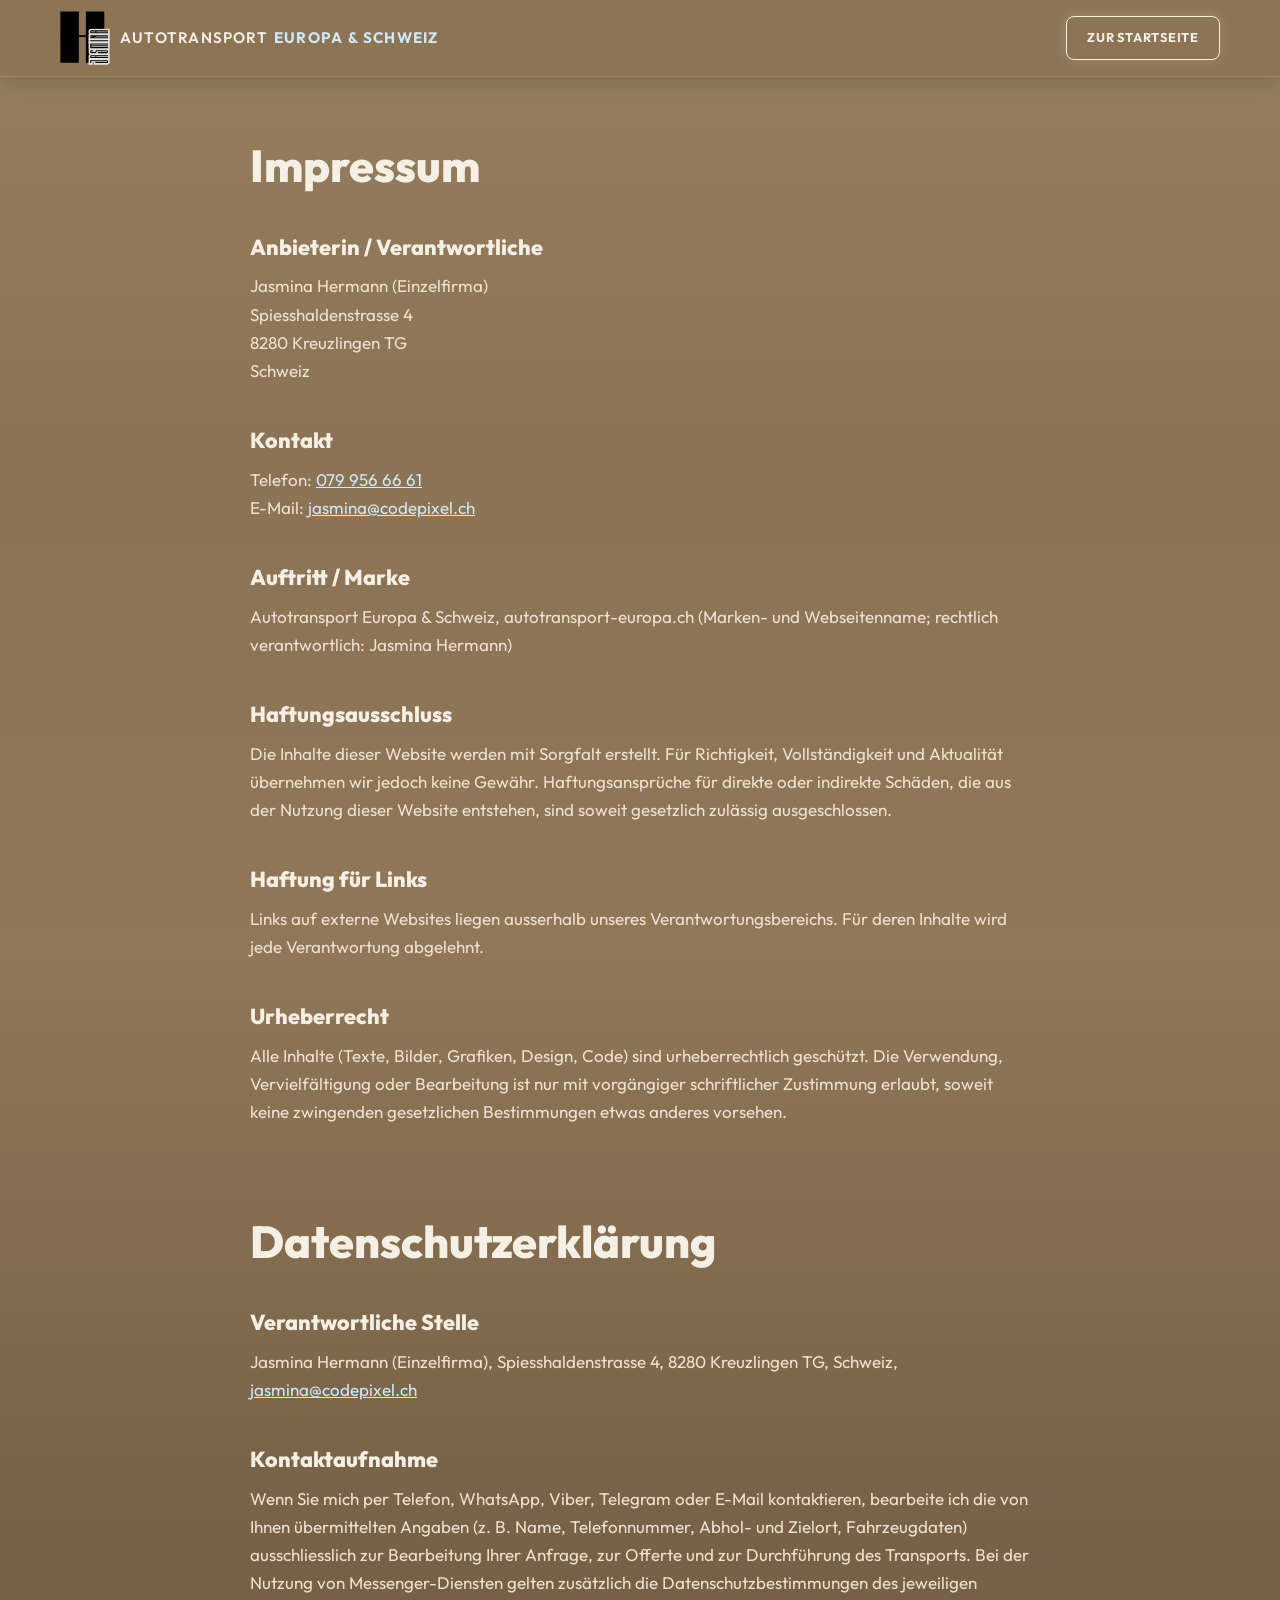
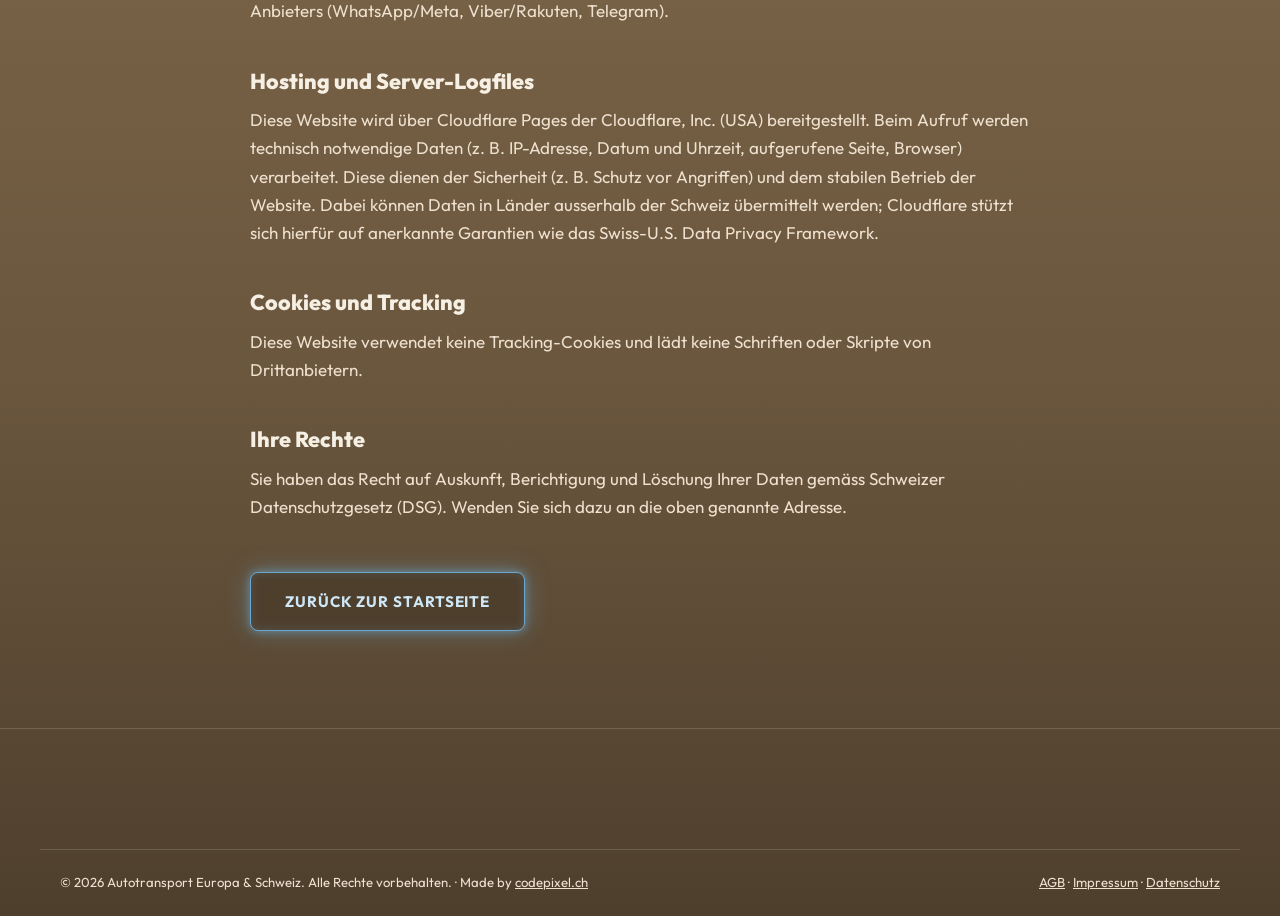
<file: impressum.html>
<!DOCTYPE html>
<html lang="de-CH">
<head>
  <meta charset="utf-8">
  <meta name="viewport" content="width=device-width, initial-scale=1">
  <title>Impressum &amp; Datenschutz | Autotransport Europa &amp; Schweiz</title>
  <meta name="description" content="Impressum und Datenschutzerklärung von Autotransport Europa &amp; Schweiz.">
  <link rel="canonical" href="https://www.autotransport-europa.ch/impressum.html">
  <meta name="robots" content="index, follow">
  <meta name="theme-color" content="#8b7355">
  <link rel="icon" type="image/png" href="img/favicon.png">
  <link rel="stylesheet" href="css/style.css">
</head>
<body>
<header class="site-header scrolled">
  <div class="container header-inner">
    <a href="./" class="logo" aria-label="Zur Startseite">
      <img src="img/logo.svg" alt="" class="logo-mark" width="38" height="41">
      <span class="logo-text">Autotransport <strong>Europa &amp; Schweiz</strong></span>
    </a>
    <a href="./" class="btn btn-outline btn-sm">Zur Startseite</a>
  </div>
</header>

<main class="container legal">
  <h1>Impressum</h1>

  <h2>Anbieterin / Verantwortliche</h2>
  <p>
    Jasmina Hermann (Einzelfirma)<br>
    Spiesshaldenstrasse 4<br>
    8280 Kreuzlingen TG<br>
    Schweiz
  </p>

  <h2>Kontakt</h2>
  <p>
    Telefon: <a href="tel:+41799566661">079 956 66 61</a><br>
    E-Mail: <a href="mailto:jasmina@codepixel.ch">jasmina@codepixel.ch</a>
  </p>

  <h2>Auftritt / Marke</h2>
  <p>Autotransport Europa &amp; Schweiz, autotransport-europa.ch (Marken- und Webseitenname; rechtlich verantwortlich: Jasmina Hermann)</p>

  <h2>Haftungsausschluss</h2>
  <p>Die Inhalte dieser Website werden mit Sorgfalt erstellt. Für Richtigkeit, Vollständigkeit und Aktualität übernehmen wir jedoch keine Gewähr. Haftungsansprüche für direkte oder indirekte Schäden, die aus der Nutzung dieser Website entstehen, sind soweit gesetzlich zulässig ausgeschlossen.</p>

  <h2>Haftung für Links</h2>
  <p>Links auf externe Websites liegen ausserhalb unseres Verantwortungsbereichs. Für deren Inhalte wird jede Verantwortung abgelehnt.</p>

  <h2>Urheberrecht</h2>
  <p>Alle Inhalte (Texte, Bilder, Grafiken, Design, Code) sind urheberrechtlich geschützt. Die Verwendung, Vervielfältigung oder Bearbeitung ist nur mit vorgängiger schriftlicher Zustimmung erlaubt, soweit keine zwingenden gesetzlichen Bestimmungen etwas anderes vorsehen.</p>

  <h1 id="datenschutz" style="margin-top:2em">Datenschutzerklärung</h1>

  <h2>Verantwortliche Stelle</h2>
  <p>Jasmina Hermann (Einzelfirma), Spiesshaldenstrasse 4, 8280 Kreuzlingen TG, Schweiz, <a href="mailto:jasmina@codepixel.ch">jasmina@codepixel.ch</a></p>

  <h2>Kontaktaufnahme</h2>
  <p>Wenn Sie mich per Telefon, WhatsApp, Viber, Telegram oder E-Mail kontaktieren, bearbeite ich die von Ihnen übermittelten Angaben (z.&nbsp;B. Name, Telefonnummer, Abhol- und Zielort, Fahrzeugdaten) ausschliesslich zur Bearbeitung Ihrer Anfrage, zur Offerte und zur Durchführung des Transports. Bei der Nutzung von Messenger-Diensten gelten zusätzlich die Datenschutzbestimmungen des jeweiligen Anbieters (WhatsApp/Meta, Viber/Rakuten, Telegram).</p>

  <h2>Hosting und Server-Logfiles</h2>
  <p>Diese Website wird über Cloudflare Pages der Cloudflare, Inc. (USA) bereitgestellt. Beim Aufruf werden technisch notwendige Daten (z.&nbsp;B. IP-Adresse, Datum und Uhrzeit, aufgerufene Seite, Browser) verarbeitet. Diese dienen der Sicherheit (z.&nbsp;B. Schutz vor Angriffen) und dem stabilen Betrieb der Website. Dabei können Daten in Länder ausserhalb der Schweiz übermittelt werden; Cloudflare stützt sich hierfür auf anerkannte Garantien wie das Swiss-U.S. Data Privacy Framework.</p>

  <h2>Cookies und Tracking</h2>
  <p>Diese Website verwendet keine Tracking-Cookies und lädt keine Schriften oder Skripte von Drittanbietern.</p>

  <h2>Ihre Rechte</h2>
  <p>Sie haben das Recht auf Auskunft, Berichtigung und Löschung Ihrer Daten gemäss Schweizer Datenschutzgesetz (DSG). Wenden Sie sich dazu an die oben genannte Adresse.</p>
  <p style="margin-top:3em"><a href="./" class="btn btn-glow">Zurück zur Startseite</a></p>
</main>

<footer class="site-footer">
  <div class="container footer-bottom">
    <span>© 2026 Autotransport Europa &amp; Schweiz. Alle Rechte vorbehalten. · Made by <a href="https://www.codepixel.ch" target="_blank" rel="noopener">codepixel.ch</a></span>
    <span><a href="agb.html">AGB</a> · <a href="impressum.html">Impressum</a> · <a href="impressum.html#datenschutz">Datenschutz</a></span>
  </div>
</footer>
</body>
</html>
</file>
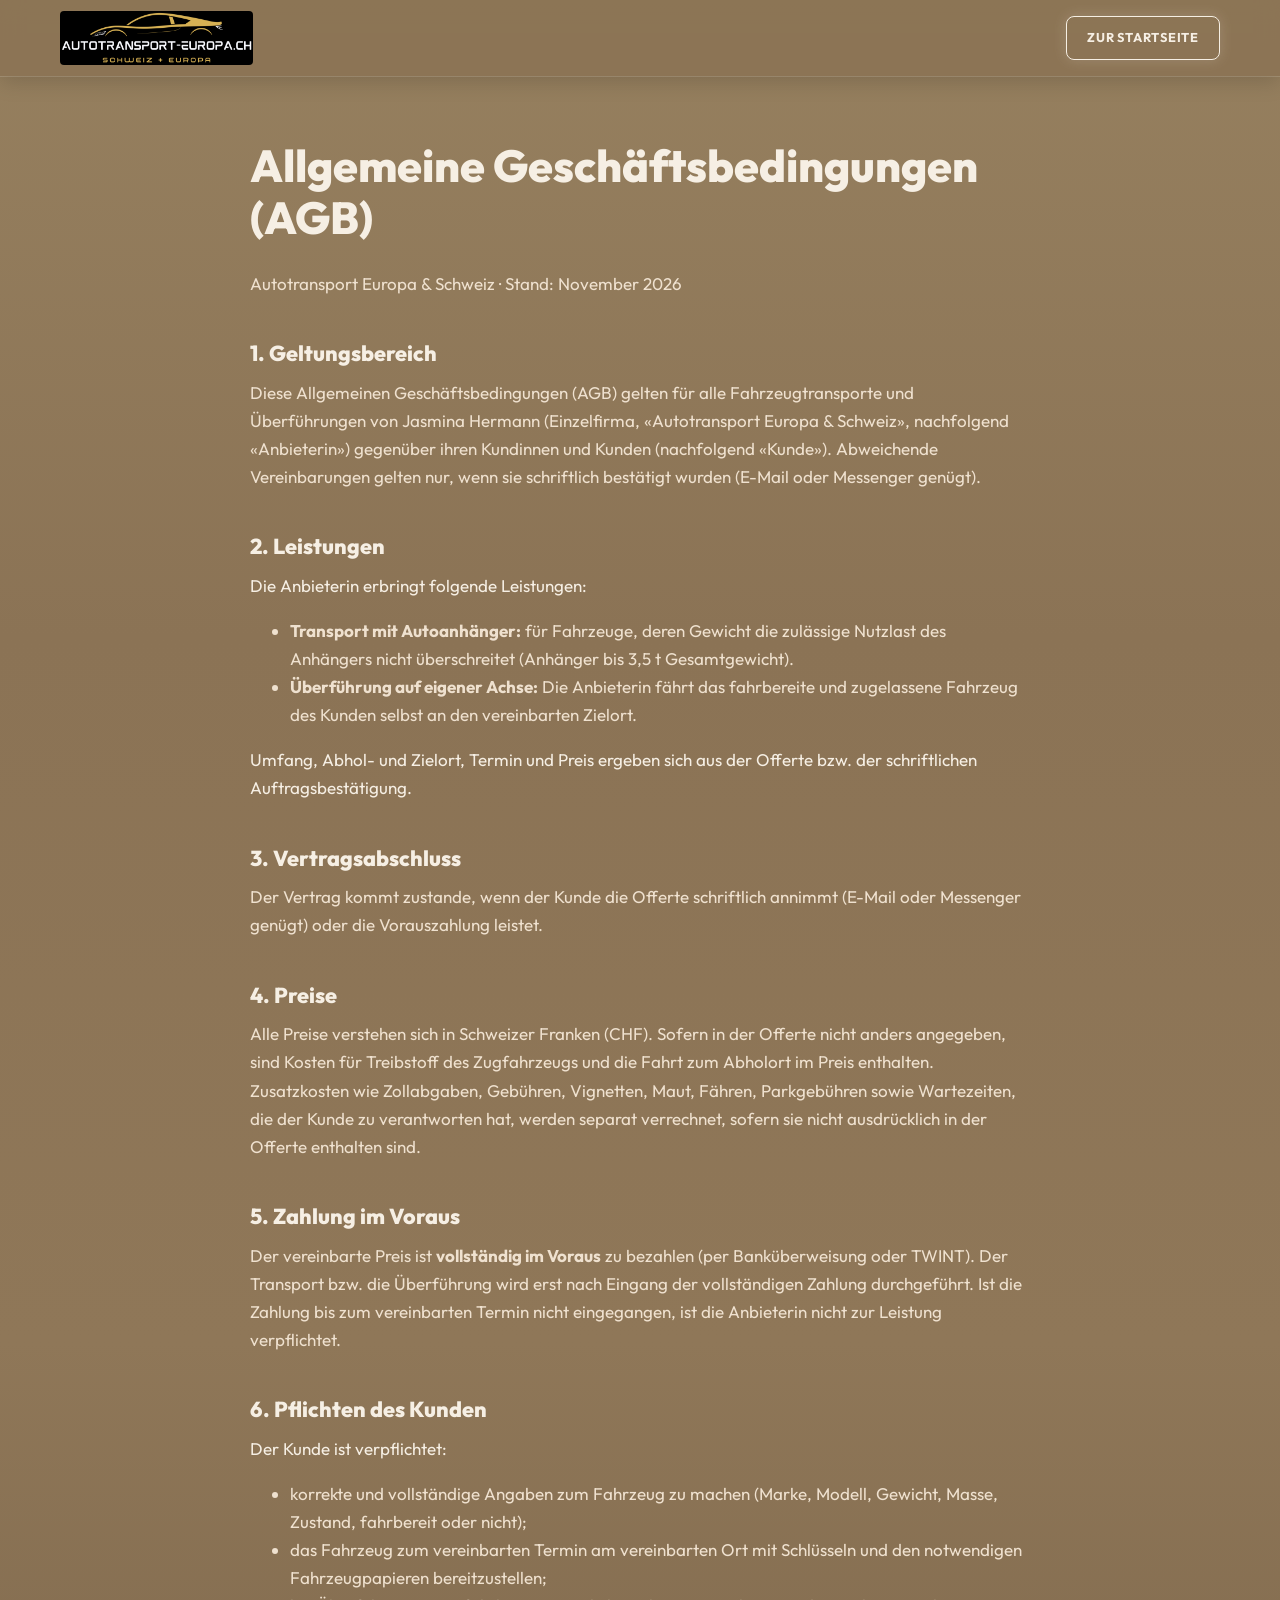
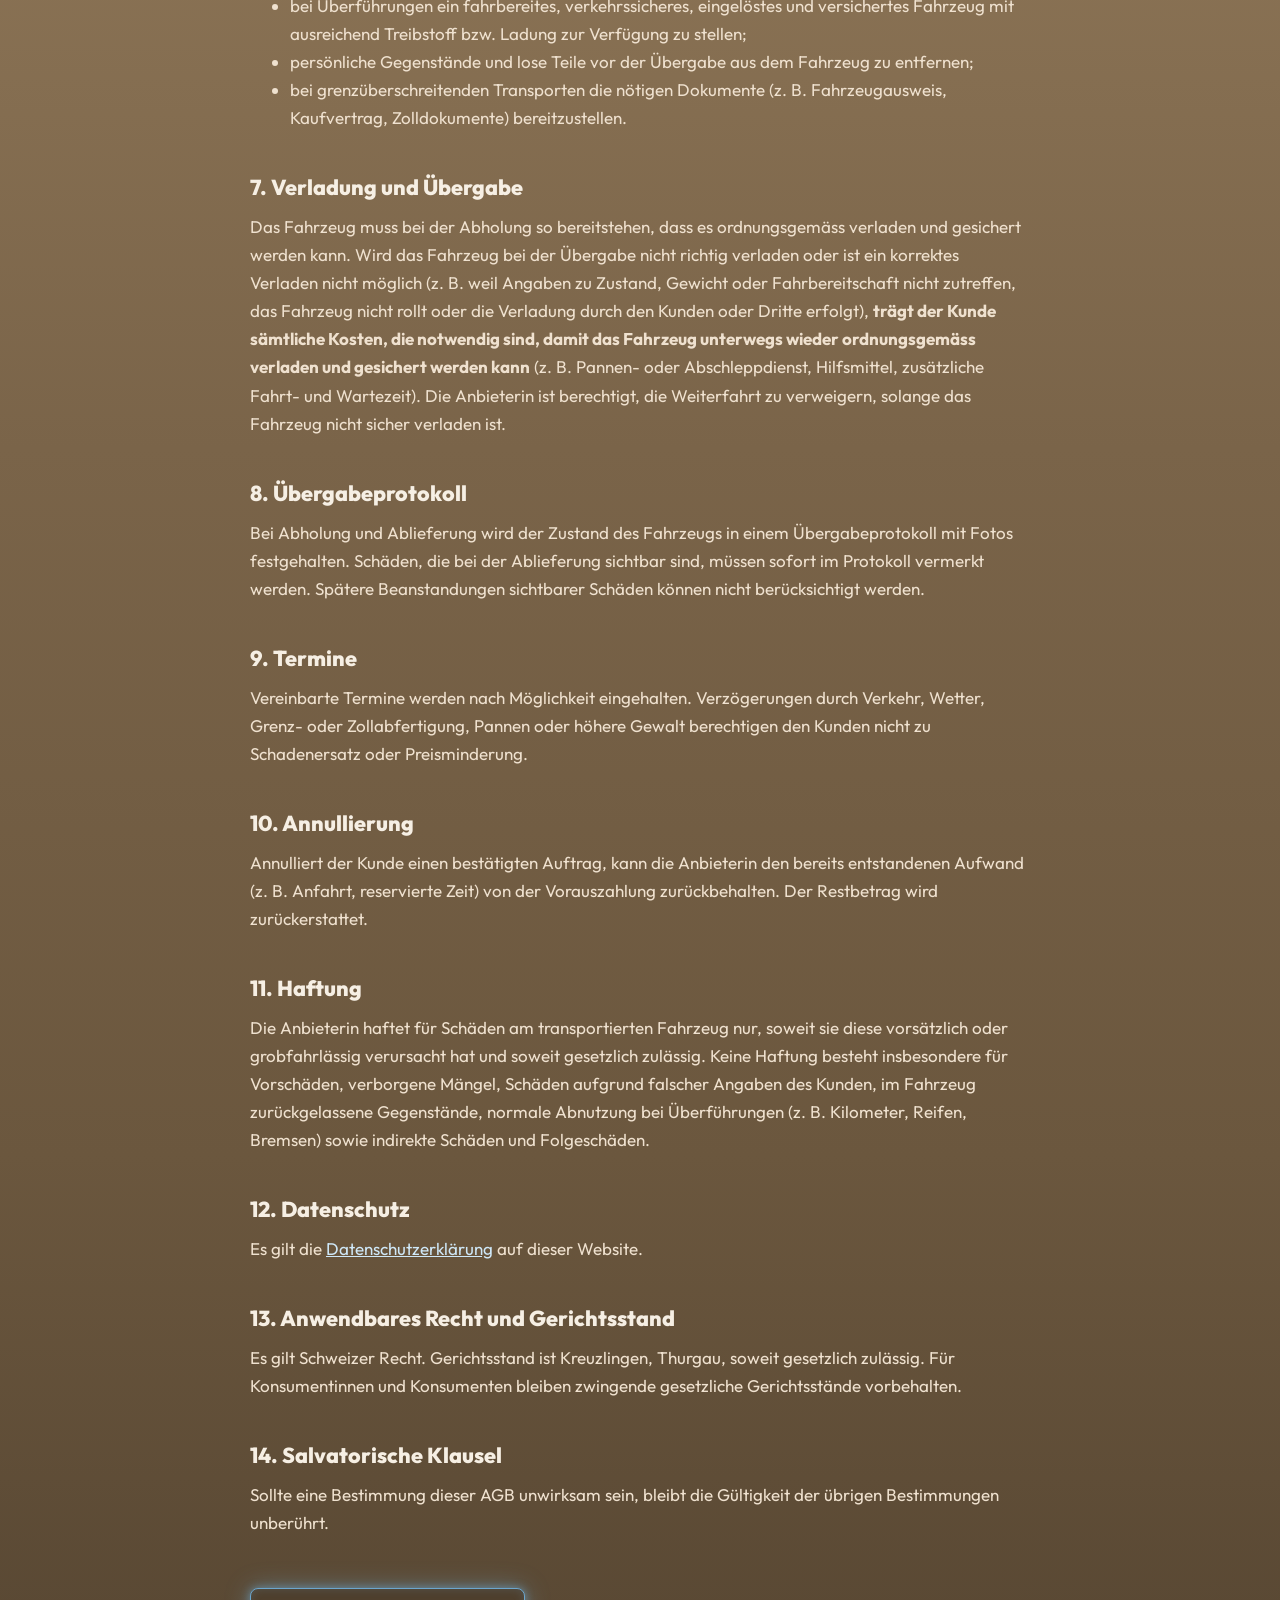
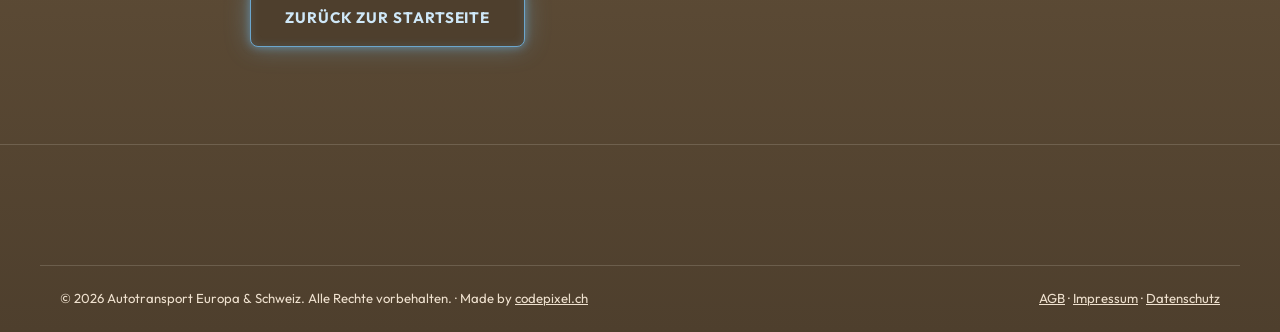
<file: public/agb.html>
<!DOCTYPE html>
<html lang="de-CH">
<head>
  <meta charset="utf-8">
  <meta name="viewport" content="width=device-width, initial-scale=1">
  <title>AGB | Autotransport Europa &amp; Schweiz</title>
  <meta name="description" content="Allgemeine Geschäftsbedingungen für Autotransporte und Fahrzeugüberführungen von Autotransport Europa &amp; Schweiz.">
  <link rel="canonical" href="https://www.autotransport-europa.ch/agb">
  <meta name="robots" content="index, follow">
  <meta name="theme-color" content="#8b7355">
  <link rel="icon" type="image/svg+xml" href="img/favicon.svg?v=20261115">
  <link rel="stylesheet" href="css/style.css?v=20261115">
</head>
<body>
<header class="site-header scrolled">
  <div class="container header-inner">
    <a href="./" class="logo" aria-label="Zur Startseite">
      <img src="img/logo.svg?v=20261115" alt="Autotransport Europa – Schweiz + Europa" class="logo-mark" width="1360" height="380">

    </a>
    <a href="./" class="btn btn-outline btn-sm">Zur Startseite</a>
  </div>
</header>

<main class="container legal">
  <h1>Allgemeine Geschäftsbedingungen (AGB)</h1>
  <p>Autotransport Europa &amp; Schweiz · Stand: November 2026</p>

  <h2>1. Geltungsbereich</h2>
  <p>Diese Allgemeinen Geschäftsbedingungen (AGB) gelten für alle Fahrzeugtransporte und Überführungen von Jasmina Hermann (Einzelfirma, «Autotransport Europa &amp; Schweiz», nachfolgend «Anbieterin») gegenüber ihren Kundinnen und Kunden (nachfolgend «Kunde»). Abweichende Vereinbarungen gelten nur, wenn sie schriftlich bestätigt wurden (E-Mail oder Messenger genügt).</p>

  <h2>2. Leistungen</h2>
  <div>Die Anbieterin erbringt folgende Leistungen:<ul><li><strong>Transport mit Autoanhänger:</strong> für Fahrzeuge, deren Gewicht die zulässige Nutzlast des Anhängers nicht überschreitet (Anhänger bis 3,5&nbsp;t Gesamtgewicht).</li><li><strong>Überführung auf eigener Achse:</strong> Die Anbieterin fährt das fahrbereite und zugelassene Fahrzeug des Kunden selbst an den vereinbarten Zielort.</li></ul>Umfang, Abhol- und Zielort, Termin und Preis ergeben sich aus der Offerte bzw. der schriftlichen Auftragsbestätigung.</div>

  <h2>3. Vertragsabschluss</h2>
  <p>Der Vertrag kommt zustande, wenn der Kunde die Offerte schriftlich annimmt (E-Mail oder Messenger genügt) oder die Vorauszahlung leistet.</p>

  <h2>4. Preise</h2>
  <p>Alle Preise verstehen sich in Schweizer Franken (CHF). Sofern in der Offerte nicht anders angegeben, sind Kosten für Treibstoff des Zugfahrzeugs und die Fahrt zum Abholort im Preis enthalten. Zusatzkosten wie Zollabgaben, Gebühren, Vignetten, Maut, Fähren, Parkgebühren sowie Wartezeiten, die der Kunde zu verantworten hat, werden separat verrechnet, sofern sie nicht ausdrücklich in der Offerte enthalten sind.</p>

  <h2>5. Zahlung im Voraus</h2>
  <p>Der vereinbarte Preis ist <strong>vollständig im Voraus</strong> zu bezahlen (per Banküberweisung oder TWINT). Der Transport bzw. die Überführung wird erst nach Eingang der vollständigen Zahlung durchgeführt. Ist die Zahlung bis zum vereinbarten Termin nicht eingegangen, ist die Anbieterin nicht zur Leistung verpflichtet.</p>

  <h2>6. Pflichten des Kunden</h2>
  <div>Der Kunde ist verpflichtet:<ul><li>korrekte und vollständige Angaben zum Fahrzeug zu machen (Marke, Modell, Gewicht, Masse, Zustand, fahrbereit oder nicht);</li><li>das Fahrzeug zum vereinbarten Termin am vereinbarten Ort mit Schlüsseln und den notwendigen Fahrzeugpapieren bereitzustellen;</li><li>bei Überführungen ein fahrbereites, verkehrssicheres, eingelöstes und versichertes Fahrzeug mit ausreichend Treibstoff bzw. Ladung zur Verfügung zu stellen;</li><li>persönliche Gegenstände und lose Teile vor der Übergabe aus dem Fahrzeug zu entfernen;</li><li>bei grenzüberschreitenden Transporten die nötigen Dokumente (z.&nbsp;B. Fahrzeugausweis, Kaufvertrag, Zolldokumente) bereitzustellen.</li></ul></div>

  <h2>7. Verladung und Übergabe</h2>
  <p>Das Fahrzeug muss bei der Abholung so bereitstehen, dass es ordnungsgemäss verladen und gesichert werden kann. Wird das Fahrzeug bei der Übergabe nicht richtig verladen oder ist ein korrektes Verladen nicht möglich (z.&nbsp;B. weil Angaben zu Zustand, Gewicht oder Fahrbereitschaft nicht zutreffen, das Fahrzeug nicht rollt oder die Verladung durch den Kunden oder Dritte erfolgt), <strong>trägt der Kunde sämtliche Kosten, die notwendig sind, damit das Fahrzeug unterwegs wieder ordnungsgemäss verladen und gesichert werden kann</strong> (z.&nbsp;B. Pannen- oder Abschleppdienst, Hilfsmittel, zusätzliche Fahrt- und Wartezeit). Die Anbieterin ist berechtigt, die Weiterfahrt zu verweigern, solange das Fahrzeug nicht sicher verladen ist.</p>

  <h2>8. Übergabeprotokoll</h2>
  <p>Bei Abholung und Ablieferung wird der Zustand des Fahrzeugs in einem Übergabeprotokoll mit Fotos festgehalten. Schäden, die bei der Ablieferung sichtbar sind, müssen sofort im Protokoll vermerkt werden. Spätere Beanstandungen sichtbarer Schäden können nicht berücksichtigt werden.</p>

  <h2>9. Termine</h2>
  <p>Vereinbarte Termine werden nach Möglichkeit eingehalten. Verzögerungen durch Verkehr, Wetter, Grenz- oder Zollabfertigung, Pannen oder höhere Gewalt berechtigen den Kunden nicht zu Schadenersatz oder Preisminderung.</p>

  <h2>10. Annullierung</h2>
  <p>Annulliert der Kunde einen bestätigten Auftrag, kann die Anbieterin den bereits entstandenen Aufwand (z.&nbsp;B. Anfahrt, reservierte Zeit) von der Vorauszahlung zurückbehalten. Der Restbetrag wird zurückerstattet.</p>

  <h2>11. Haftung</h2>
  <p>Die Anbieterin haftet für Schäden am transportierten Fahrzeug nur, soweit sie diese vorsätzlich oder grobfahrlässig verursacht hat und soweit gesetzlich zulässig. Keine Haftung besteht insbesondere für Vorschäden, verborgene Mängel, Schäden aufgrund falscher Angaben des Kunden, im Fahrzeug zurückgelassene Gegenstände, normale Abnutzung bei Überführungen (z.&nbsp;B. Kilometer, Reifen, Bremsen) sowie indirekte Schäden und Folgeschäden.</p>

  <h2>12. Datenschutz</h2>
  <p>Es gilt die <a href="/impressum#datenschutz">Datenschutzerklärung</a> auf dieser Website.</p>

  <h2>13. Anwendbares Recht und Gerichtsstand</h2>
  <p>Es gilt Schweizer Recht. Gerichtsstand ist Kreuzlingen, Thurgau, soweit gesetzlich zulässig. Für Konsumentinnen und Konsumenten bleiben zwingende gesetzliche Gerichtsstände vorbehalten.</p>

  <h2>14. Salvatorische Klausel</h2>
  <p>Sollte eine Bestimmung dieser AGB unwirksam sein, bleibt die Gültigkeit der übrigen Bestimmungen unberührt.</p>
  <p style="margin-top:3em"><a href="./" class="btn btn-glow">Zurück zur Startseite</a></p>
</main>

<footer class="site-footer">
  <div class="container footer-bottom">
    <span>© 2026 Autotransport Europa &amp; Schweiz. Alle Rechte vorbehalten. · Made by <a href="https://www.codepixel.ch" target="_blank" rel="noopener">codepixel.ch</a></span>
    <span><a href="/agb">AGB</a> · <a href="/impressum">Impressum</a> · <a href="/impressum#datenschutz">Datenschutz</a></span>
  </div>
</footer>
</body>
</html>
</file>
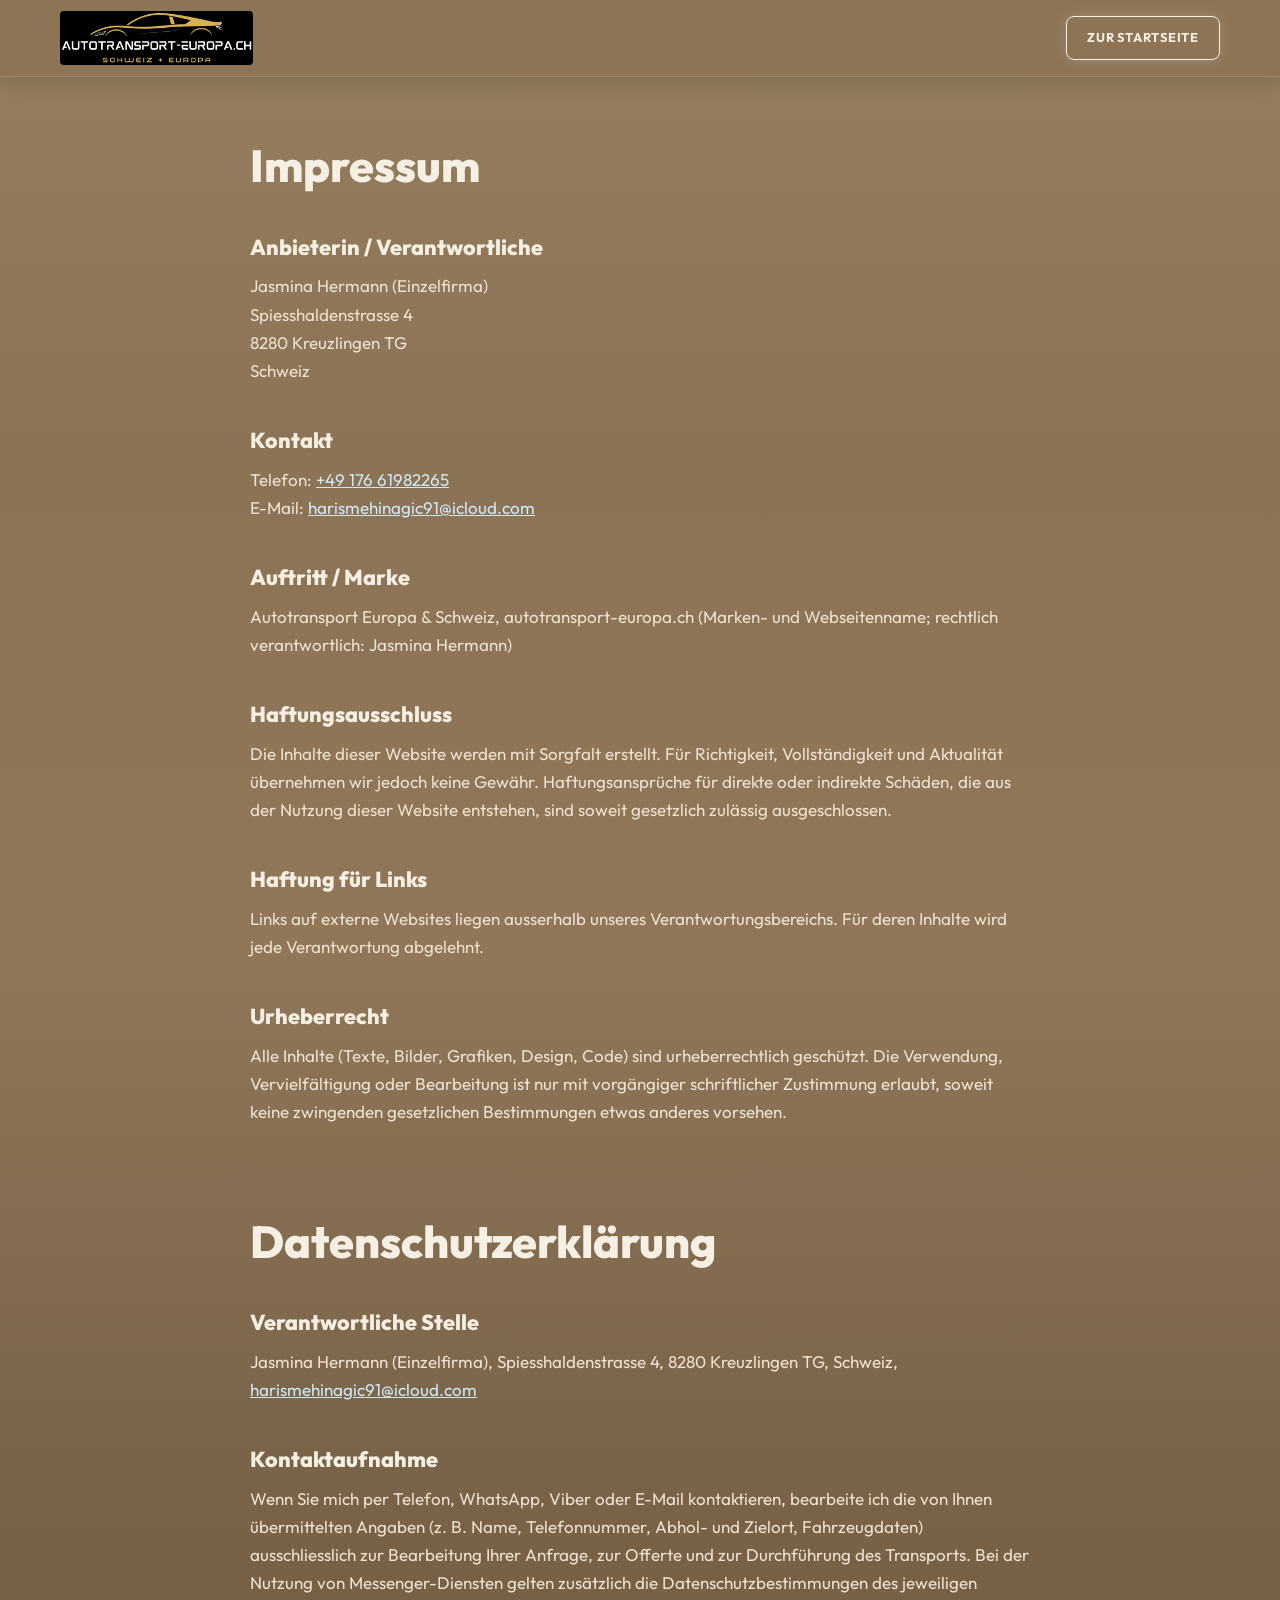
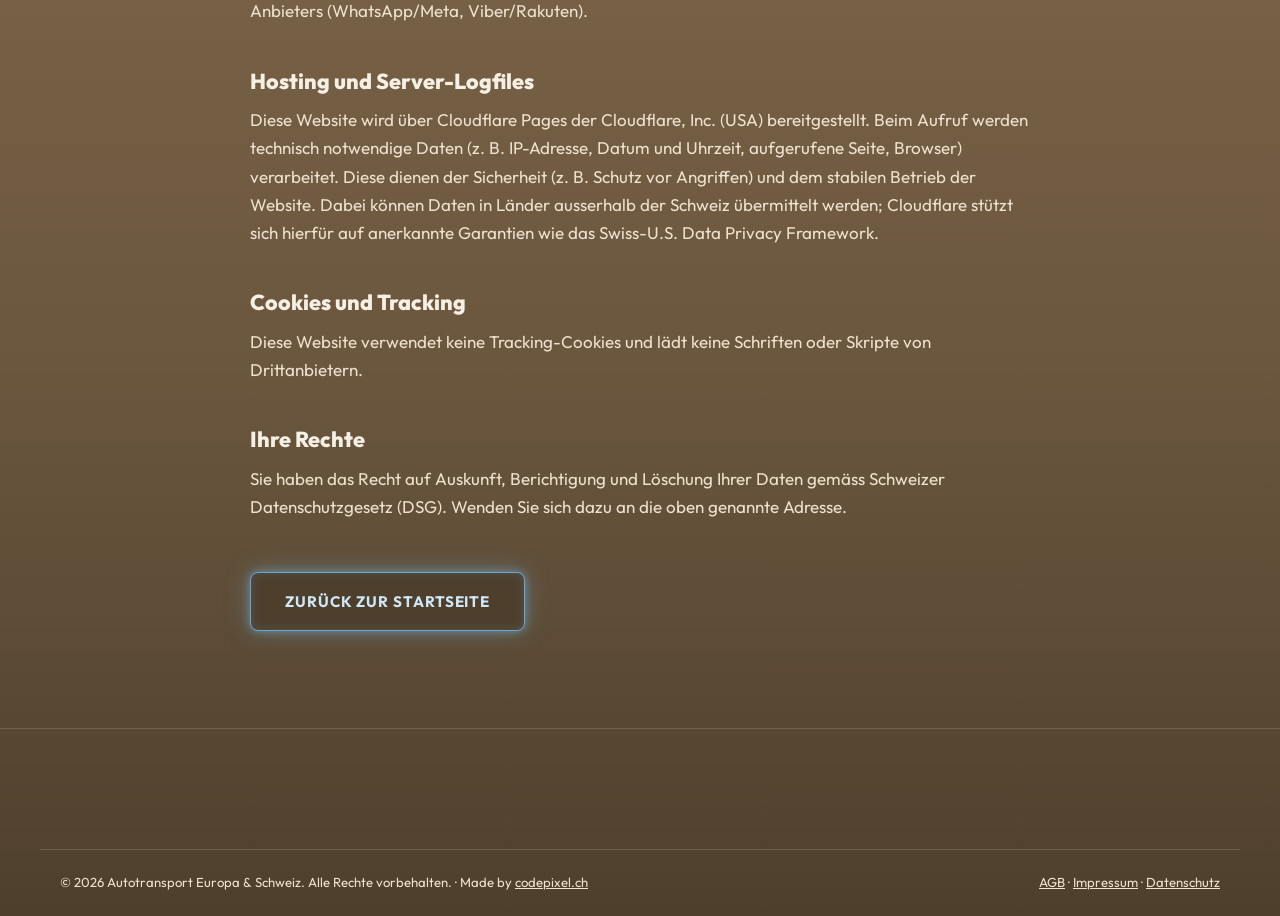
<file: public/impressum.html>
<!DOCTYPE html>
<html lang="de-CH">
<head>
  <meta charset="utf-8">
  <meta name="viewport" content="width=device-width, initial-scale=1">
  <title>Impressum &amp; Datenschutz | Autotransport Europa &amp; Schweiz</title>
  <meta name="description" content="Impressum und Datenschutzerklärung von Autotransport Europa &amp; Schweiz.">
  <link rel="canonical" href="https://www.autotransport-europa.ch/impressum">
  <meta name="robots" content="index, follow">
  <meta name="theme-color" content="#8b7355">
  <link rel="icon" type="image/svg+xml" href="img/favicon.svg?v=20261115">
  <link rel="stylesheet" href="css/style.css?v=20261115">
</head>
<body>
<header class="site-header scrolled">
  <div class="container header-inner">
    <a href="./" class="logo" aria-label="Zur Startseite">
      <img src="img/logo.svg?v=20261115" alt="Autotransport Europa – Schweiz + Europa" class="logo-mark" width="1360" height="380">

    </a>
    <a href="./" class="btn btn-outline btn-sm">Zur Startseite</a>
  </div>
</header>

<main class="container legal">
  <h1>Impressum</h1>

  <h2>Anbieterin / Verantwortliche</h2>
  <p>
    Jasmina Hermann (Einzelfirma)<br>
    Spiesshaldenstrasse 4<br>
    8280 Kreuzlingen TG<br>
    Schweiz
  </p>

  <h2>Kontakt</h2>
  <p>
    Telefon: <a href="tel:+4917661982265">+49 176 61982265</a><br>
    E-Mail: <a href="mailto:harismehinagic91@icloud.com">harismehinagic91@icloud.com</a>
  </p>

  <h2>Auftritt / Marke</h2>
  <p>Autotransport Europa &amp; Schweiz, autotransport-europa.ch (Marken- und Webseitenname; rechtlich verantwortlich: Jasmina Hermann)</p>

  <h2>Haftungsausschluss</h2>
  <p>Die Inhalte dieser Website werden mit Sorgfalt erstellt. Für Richtigkeit, Vollständigkeit und Aktualität übernehmen wir jedoch keine Gewähr. Haftungsansprüche für direkte oder indirekte Schäden, die aus der Nutzung dieser Website entstehen, sind soweit gesetzlich zulässig ausgeschlossen.</p>

  <h2>Haftung für Links</h2>
  <p>Links auf externe Websites liegen ausserhalb unseres Verantwortungsbereichs. Für deren Inhalte wird jede Verantwortung abgelehnt.</p>

  <h2>Urheberrecht</h2>
  <p>Alle Inhalte (Texte, Bilder, Grafiken, Design, Code) sind urheberrechtlich geschützt. Die Verwendung, Vervielfältigung oder Bearbeitung ist nur mit vorgängiger schriftlicher Zustimmung erlaubt, soweit keine zwingenden gesetzlichen Bestimmungen etwas anderes vorsehen.</p>

  <h1 id="datenschutz" style="margin-top:2em">Datenschutzerklärung</h1>

  <h2>Verantwortliche Stelle</h2>
  <p>Jasmina Hermann (Einzelfirma), Spiesshaldenstrasse 4, 8280 Kreuzlingen TG, Schweiz, <a href="mailto:harismehinagic91@icloud.com">harismehinagic91@icloud.com</a></p>

  <h2>Kontaktaufnahme</h2>
  <p>Wenn Sie mich per Telefon, WhatsApp, Viber oder E-Mail kontaktieren, bearbeite ich die von Ihnen übermittelten Angaben (z.&nbsp;B. Name, Telefonnummer, Abhol- und Zielort, Fahrzeugdaten) ausschliesslich zur Bearbeitung Ihrer Anfrage, zur Offerte und zur Durchführung des Transports. Bei der Nutzung von Messenger-Diensten gelten zusätzlich die Datenschutzbestimmungen des jeweiligen Anbieters (WhatsApp/Meta, Viber/Rakuten).</p>

  <h2>Hosting und Server-Logfiles</h2>
  <p>Diese Website wird über Cloudflare Pages der Cloudflare, Inc. (USA) bereitgestellt. Beim Aufruf werden technisch notwendige Daten (z.&nbsp;B. IP-Adresse, Datum und Uhrzeit, aufgerufene Seite, Browser) verarbeitet. Diese dienen der Sicherheit (z.&nbsp;B. Schutz vor Angriffen) und dem stabilen Betrieb der Website. Dabei können Daten in Länder ausserhalb der Schweiz übermittelt werden; Cloudflare stützt sich hierfür auf anerkannte Garantien wie das Swiss-U.S. Data Privacy Framework.</p>

  <h2>Cookies und Tracking</h2>
  <p>Diese Website verwendet keine Tracking-Cookies und lädt keine Schriften oder Skripte von Drittanbietern.</p>

  <h2>Ihre Rechte</h2>
  <p>Sie haben das Recht auf Auskunft, Berichtigung und Löschung Ihrer Daten gemäss Schweizer Datenschutzgesetz (DSG). Wenden Sie sich dazu an die oben genannte Adresse.</p>
  <p style="margin-top:3em"><a href="./" class="btn btn-glow">Zurück zur Startseite</a></p>
</main>

<footer class="site-footer">
  <div class="container footer-bottom">
    <span>© 2026 Autotransport Europa &amp; Schweiz. Alle Rechte vorbehalten. · Made by <a href="https://www.codepixel.ch" target="_blank" rel="noopener">codepixel.ch</a></span>
    <span><a href="/agb">AGB</a> · <a href="/impressum">Impressum</a> · <a href="/impressum#datenschutz">Datenschutz</a></span>
  </div>
</footer>
</body>
</html>
</file>
<file: css/style.css>
/* ===== Schriften (lokal eingebunden, kein Google-Fonts-Aufruf → datenschutzfreundlich) ===== */
@font-face { font-family: "Outfit"; src: url("../fonts/outfit-400.woff2") format("woff2"); font-weight: 400; font-display: swap; }
@font-face { font-family: "Outfit"; src: url("../fonts/outfit-600.woff2") format("woff2"); font-weight: 600; font-display: swap; }
@font-face { font-family: "Outfit"; src: url("../fonts/outfit-700.woff2") format("woff2"); font-weight: 700; font-display: swap; }
@font-face { font-family: "Outfit"; src: url("../fonts/outfit-800.woff2") format("woff2"); font-weight: 800; font-display: swap; }
@font-face { font-family: "Signature"; src: url("../fonts/script.woff2") format("woff2"); font-weight: 400; font-display: swap; }

/* ===== Farben & Grundwerte – hier zentral anpassbar =====
   Braun (burlywood4 #8B7355) als Hauptfarbe mit fliessendem Verlauf, Babyblau (SkyBlue3) als Akzent, Off-White dezent */
:root {
  --bg: #8b7355;            /* Braun burlywood4 – Haupthintergrund */
  --bg-alt: #7a6449;        /* etwas dunkleres Braun */
  --bg-deep: #4e3f2d;       /* dunkles Braun (Buttons, Ende des Verlaufs) */
  --surface: rgba(246,239,228,.07); /* Karten: leicht aufgehellt, Verlauf scheint durch */
  --offwhite: #f6efe4;      /* Off-White: Text und dezente Flächen */
  --text: #f6efe4;
  --muted: #efe1cf;
  --accent: #6ca6cd;        /* Babyblau SkyBlue3 */
  --accent-2: #4f8db8;      /* dunkleres Blau */
  --accent-light: #cfe8f8;  /* helles Babyblau für Text auf Braun (gut lesbar) */
  --accent-text: #cfe8f8;
  --glow: rgba(108,166,205,.6);
  --line: rgba(246,239,228,.16);
  --radius: 10px;
  --max: 1200px;
  --font: "Outfit", "Helvetica Neue", Arial, system-ui, sans-serif;
  --script: "Signature", "Brush Script MT", cursive;
}

*, *::before, *::after { box-sizing: border-box; }
html { scroll-behavior: smooth; scroll-padding-top: 80px; }
body { margin: 0; background: linear-gradient(180deg, #96805f 0%, var(--bg) 18%, #8f7758 38%, var(--bg-alt) 58%, #6b573e 78%, var(--bg-deep) 100%) var(--bg); color: var(--text); font-family: var(--font); font-size: 17px; line-height: 1.65; -webkit-font-smoothing: antialiased; }
img { max-width: 100%; height: auto; display: block; }
a { color: inherit; }
h1, h2, h3, h4 { overflow-wrap: break-word; line-height: 1.15; margin: 0 0 .6em; font-weight: 800; }
h1 { font-size: clamp(2.4rem, 5.6vw, 4.4rem); }
h2 { font-size: clamp(1.8rem, 3.8vw, 2.8rem); }
h3 { font-size: 1.35rem; font-weight: 700; }
p { margin: 0 0 1em; }
.container { width: 100%; max-width: var(--max); margin: 0 auto; padding: 0 20px; }

/* Schreibschrift für Highlight-Wörter */
.script {
  font-family: var(--script); font-weight: 400; font-size: 1.6em; line-height: .75;
  letter-spacing: 0; text-transform: none; padding: 0 .08em;
  background: linear-gradient(90deg, #a9d3ef, var(--accent-light) 50%, #ffffff);
  -webkit-background-clip: text; background-clip: text; color: transparent;
  filter: drop-shadow(0 0 10px rgba(108,166,205,.55));
}

.eyebrow { color: var(--accent-text); text-transform: uppercase; letter-spacing: .22em; font-size: .8rem; font-weight: 700; margin-bottom: .8em; }

/* ===== Buttons (leuchtender Rahmen) ===== */
.btn { display: inline-block; padding: 16px 34px; border-radius: 8px; text-decoration: none; text-transform: uppercase; letter-spacing: .06em; font-size: .95rem; font-weight: 700; font-family: inherit; cursor: pointer; transition: .25s; border: 1.5px solid var(--accent); text-align: center; }
.btn-glow { background: var(--bg-deep); color: var(--accent-light); box-shadow: 0 0 8px var(--glow), 0 0 24px rgba(108,166,205,.45), inset 0 0 10px rgba(108,166,205,.2); }
.btn-glow:hover { color: var(--bg-deep); background: var(--accent-light); box-shadow: 0 0 14px var(--glow), 0 0 38px rgba(108,166,205,.65); }
.btn-outline { background: transparent; color: var(--offwhite); border-color: var(--offwhite); box-shadow: 0 0 14px rgba(246,239,228,.18); }
.btn-outline:hover { background: var(--offwhite); color: var(--bg-deep); box-shadow: 0 0 24px rgba(246,239,228,.4); }
.btn-sm { padding: 10px 20px; font-size: .8rem; }
.btn:disabled { opacity: .6; cursor: wait; }

/* ===== Header ===== */
.site-header { position: fixed; inset: 0 0 auto; z-index: 50; background: rgba(139,115,85,.88); backdrop-filter: blur(10px); transition: box-shadow .3s; }
.site-header.scrolled { box-shadow: 0 1px 0 var(--line), 0 6px 20px rgba(0,0,0,.15); }
.header-inner { display: flex; align-items: center; justify-content: space-between; height: 76px; }
.logo { display: flex; align-items: center; gap: 10px; text-decoration: none; }
.logo-mark { display: block; width: auto; height: 54px; }
.logo-text { text-transform: uppercase; letter-spacing: .08em; font-size: .95rem; font-weight: 600; }
.logo-text strong { color: var(--accent-text); margin-left: 2px; }
.main-nav { display: flex; align-items: center; gap: 28px; }
.main-nav a:not(.btn) { text-decoration: none; text-transform: uppercase; letter-spacing: .1em; font-size: .8rem; font-weight: 600; }
.main-nav a:not(.btn):hover { color: var(--accent-text); }
.nav-toggle { display: none; background: none; border: 0; width: 44px; height: 44px; cursor: pointer; padding: 10px; }
.nav-toggle span { display: block; height: 2px; background: var(--offwhite); margin: 6px 0; transition: .3s; }

/* ===== Hero ===== */
/* Startbereich: Bild über die ganze Breite, läuft unten weich in das Braun aus */
.hero { position: relative; padding-top: 76px; }
.hero-media { position: relative; }
.hero-media img { width: 100%; height: auto; max-height: 78vh; object-fit: cover; object-position: center 60%; mix-blend-mode: luminosity; opacity: .95; -webkit-mask-image: linear-gradient(180deg, transparent 0%, #000 14%, #000 62%, transparent 100%), linear-gradient(90deg, transparent 0%, #000 6%, #000 94%, transparent 100%); -webkit-mask-composite: source-in; mask-image: linear-gradient(180deg, transparent 0%, #000 14%, #000 62%, transparent 100%), linear-gradient(90deg, transparent 0%, #000 6%, #000 94%, transparent 100%); mask-composite: intersect; }
.hero-content { position: relative; margin-top: -60px; padding-bottom: 80px; text-align: center; }
.hero-content .lead { margin-left: auto; margin-right: auto; }
.lead { font-size: 1.2rem; color: var(--muted); max-width: 640px; }
.hero-actions { display: flex; flex-wrap: wrap; justify-content: center; gap: 18px; margin-top: 34px; }

/* ===== USP ===== */
.usp { background: linear-gradient(90deg, rgba(246,239,228,0), rgba(246,239,228,.12) 20%, rgba(246,239,228,.12) 80%, rgba(246,239,228,0)); }
.usp-grid { display: grid; grid-template-columns: repeat(3, 1fr); gap: 20px; padding-top: 30px; padding-bottom: 30px; text-align: center; }
.usp-grid strong { display: block; color: var(--accent-text); font-size: 1.2rem; font-weight: 800; }
.usp-grid span { color: var(--muted); font-size: .82rem; text-transform: uppercase; letter-spacing: .1em; }

/* ===== Sections ===== */
.section { padding: 110px 0; }
.section-alt { background: transparent; }
.section-head { text-align: center; max-width: 720px; margin: 0 auto 60px; }
.section-head p:last-child:not(.eyebrow) { color: var(--muted); }

/* Leistungen */
/* Kacheln (Leistungen) */
.tiles { display: grid; grid-template-columns: repeat(3, 1fr); gap: 28px; }
.tile { display: flex; flex-direction: column; padding: 32px; background: rgba(40,30,20,.32); border: 1px solid var(--line); border-radius: 14px; backdrop-filter: blur(4px); transition: transform .3s, border-color .3s, box-shadow .3s; }
.tile:hover { transform: translateY(-4px); border-color: rgba(108,166,205,.5); box-shadow: 0 18px 40px rgba(0,0,0,.25), 0 0 24px rgba(108,166,205,.18); }
.tile h3 { margin: 22px 0 12px; font-size: 1.35rem; }
.tile p { color: var(--muted); margin: 0 0 28px; flex: 1; }
.tile-icon { display: grid; place-items: center; width: 56px; height: 56px; border-radius: 10px; background: #2b2117; color: var(--accent-light); box-shadow: inset 0 0 0 1px rgba(246,239,228,.06); }
.tile-icon svg { width: 28px; height: 28px; filter: drop-shadow(0 0 6px rgba(108,166,205,.6)); }
.btn-block { display: block; width: 100%; padding: 14px 20px; }

/* Ablauf */
.steps { list-style: none; padding: 0; margin: 0; display: grid; grid-template-columns: repeat(4, 1fr); gap: 24px; }
.steps li { padding: 30px; background: rgba(40,30,20,.32); border: 1px solid var(--line); border-radius: 14px; }
.steps h3 { margin: 22px 0 10px; }
.step-no { font-size: 1.3rem; font-weight: 800; text-shadow: 0 0 8px rgba(108,166,205,.6); }
.steps p { color: var(--muted); margin: 0; }

/* Galerie */
.gallery { display: grid; grid-template-columns: repeat(3, 1fr); gap: 14px; }
.gallery a { overflow: hidden; border-radius: var(--radius); }
.gallery img { aspect-ratio: 4/3; object-fit: cover; width: 100%; transition: transform .4s; }
.gallery a:hover img { transform: scale(1.05); }
.lightbox { position: fixed; inset: 0; background: rgba(40,32,22,.94); display: grid; place-items: center; z-index: 100; padding: 20px; cursor: zoom-out; }
.lightbox img { max-height: 90vh; width: auto; border-radius: var(--radius); }

/* CTA-Banner: sanfter Verlauf ohne Bild */
.cta-banner { position: relative; padding: 120px 0; text-align: center; background: radial-gradient(ellipse 60% 70% at 50% 50%, rgba(108,166,205,.28) 0%, rgba(108,166,205,.08) 45%, rgba(108,166,205,0) 75%); }
.cta-content { position: relative; }

/* Kontakt: Handy links, Kanäle rechts (wie codepixel.ch) */
.contact-layout { display: flex; gap: 64px; align-items: center; justify-content: center; max-width: 900px; }
.phone-mockup { position: relative; flex: none; width: 270px; height: 540px; background: #2b2117; border-radius: 42px; border: 3px solid #5a4733; padding: 10px; box-shadow: 0 30px 60px rgba(0,0,0,.35), 0 0 40px rgba(108,166,205,.2); }
.phone-mockup::before { content: ""; position: absolute; top: 16px; left: 50%; transform: translateX(-50%); width: 90px; height: 22px; background: #2b2117; border-radius: 20px; z-index: 2; }
.phone-screen { width: 100%; height: 100%; background: linear-gradient(180deg, #3b2f22 0%, #2a2119 100%); border-radius: 32px; overflow: hidden; display: flex; flex-direction: column; }
.phone-header { padding: 48px 20px 16px; text-align: center; border-bottom: 1px solid rgba(246,239,228,.08); }
.phone-logo { height: 52px; width: auto; margin: 0 auto 10px; background: var(--offwhite); padding: 6px 8px; border-radius: 10px; }
.phone-header p { color: var(--accent-light); font-size: .72rem; font-weight: 600; margin: 0; text-transform: uppercase; letter-spacing: .08em; }
.phone-header h3 { color: var(--offwhite); font-size: 1.05rem; margin: 4px 0 0; }
.phone-body { flex: 1; padding: 18px; display: flex; flex-direction: column; justify-content: center; gap: 12px; }
.phone-msg { background: rgba(108,166,205,.14); border: 1px solid rgba(108,166,205,.3); border-radius: 16px 16px 16px 4px; padding: 12px 16px; color: var(--offwhite); font-size: .85rem; line-height: 1.5; }
.phone-msg-me { align-self: flex-end; background: rgba(246,239,228,.1); border-color: rgba(246,239,228,.2); border-radius: 16px 16px 4px 16px; }
.contact-options { display: flex; flex-direction: column; gap: .65rem; flex: 1; min-width: 0; }
.contact-options h2 { margin-bottom: .1em; }
.contact-intro { color: var(--muted); margin-bottom: .6rem; }
.contact-btn { display: flex; align-items: center; gap: 14px; padding: .85rem 1.2rem; background: rgba(40,30,20,.32); border: 1px solid var(--line); border-radius: 12px; text-decoration: none; font-weight: 600; transition: .25s; }
.contact-btn:hover { border-color: var(--accent); background: rgba(108,166,205,.12); transform: translateX(6px); box-shadow: 0 0 18px rgba(108,166,205,.25); }
.contact-btn small { display: block; font-weight: 400; font-size: .82rem; color: var(--muted); }
.contact-btn-icon { flex: none; width: 38px; height: 38px; border-radius: 9px; display: grid; place-items: center; }
.contact-btn-icon svg { width: 19px; height: 19px; }
.contact-btn-icon.whatsapp { background: #25d366; }
.contact-btn-icon.telefon { background: #007aff; }
.contact-btn-icon.viber { background: #7360f2; }
.contact-btn-icon.telegram { background: #2aabee; }
.contact-btn-icon.email { background: var(--accent); }
.contact-arrow { margin-left: auto; color: var(--accent-light); font-size: 1.1rem; }
.contact-facts { list-style: none; padding: 0; margin: 12px 0 0; display: flex; flex-wrap: wrap; gap: 10px 28px; }
.contact-facts li { display: flex; align-items: center; gap: 10px; color: var(--muted); }
.contact-facts svg { width: 22px; height: 22px; color: var(--accent-light); flex: none; }
.contact-facts strong { color: var(--offwhite); margin-right: 4px; }

/* Footer */
.site-footer { background: transparent; border-top: 1px solid var(--line); padding: 70px 0 0; color: var(--muted); font-size: .93rem; }
.footer-grid { display: grid; grid-template-columns: 1.5fr 1fr 1fr 1fr; gap: 40px; }
.footer-grid h4 { color: var(--text); text-transform: uppercase; letter-spacing: .12em; font-size: .8rem; }
.footer-grid a:not(.logo), .footer-grid span:not(.logo-mark):not(.logo-text) { display: block; text-decoration: none; margin-bottom: 8px; }
.footer-grid a:hover { color: var(--accent-text); }
.footer-grid .logo .logo-mark { height: 70px; }
.footer-grid .logo { margin-bottom: 14px; color: var(--text); }
.footer-bottom { display: flex; justify-content: space-between; flex-wrap: wrap; gap: 10px; margin-top: 50px; padding-top: 22px; padding-bottom: 22px; border-top: 1px solid var(--line); font-size: .82rem; }

/* Unterseite (Impressum) */
.legal { padding: 140px 20px 80px; max-width: 820px; }
.legal h1 { font-size: clamp(2rem, 4vw, 2.8rem); }
.legal h2 { font-size: 1.35rem; margin-top: 2em; }
.legal p, .legal li { color: var(--muted); }
.legal a { color: var(--accent-text); }

/* Einblend-Animation */
.reveal { opacity: 0; transform: translateY(24px); transition: opacity .7s, transform .7s; }
.reveal.visible { opacity: 1; transform: none; }
@media (prefers-reduced-motion: reduce) { .reveal { opacity: 1; transform: none; } html { scroll-behavior: auto; } }

/* ===== Responsive ===== */
@media (max-width: 960px) {
  .hero { padding-top: 120px; }
  .contact-layout { flex-direction: column; gap: 40px; }
  .tiles, .gallery, .steps, .usp-grid, .footer-grid { grid-template-columns: repeat(2, 1fr); }
  .nav-toggle { display: block; }
  .main-nav { position: fixed; inset: 76px 0 auto; flex-direction: column; gap: 0; background: var(--bg); padding: 10px 20px 24px; box-shadow: 0 20px 30px rgba(0,0,0,.2); transform: translateY(-120%); transition: transform .3s; visibility: hidden; }
  .main-nav.open { transform: none; visibility: visible; }
  .main-nav a:not(.btn) { padding: 14px 0; width: 100%; border-bottom: 1px solid var(--line); }
  .nav-cta { margin-top: 18px; }
  .nav-toggle[aria-expanded=true] span:nth-child(1) { transform: translateY(8px) rotate(45deg); }
  .nav-toggle[aria-expanded=true] span:nth-child(2) { opacity: 0; }
  .nav-toggle[aria-expanded=true] span:nth-child(3) { transform: translateY(-8px) rotate(-45deg); }
}
@media (max-width: 600px) {
  body { font-size: 16px; }
  .section { padding: 75px 0; }
  .tiles, .gallery, .steps, .form-row, .footer-grid { grid-template-columns: 1fr; }
  .tile { padding: 24px; }
  .phone-mockup { width: 240px; height: 470px; }
  .hero-content { margin-top: -20px; }
  .hero-actions .btn { width: 100%; }
}

.hero-content > * { min-width: 0; }
.script { white-space: nowrap; hyphens: none; }
@media (max-width: 600px) {
  .logo-mark { height: 42px; }
  .logo-text { font-size: .74rem; letter-spacing: .05em; line-height: 1.3; }
  .site-header .btn-outline.btn-sm { display: none; }
}
</file>
<file: public/css/style.css>
/* ===== Schriften (lokal eingebunden, kein Google-Fonts-Aufruf → datenschutzfreundlich) ===== */
@font-face { font-family: "Outfit"; src: url("../fonts/outfit-400.woff2") format("woff2"); font-weight: 400; font-display: swap; }
@font-face { font-family: "Outfit"; src: url("../fonts/outfit-600.woff2") format("woff2"); font-weight: 600; font-display: swap; }
@font-face { font-family: "Outfit"; src: url("../fonts/outfit-700.woff2") format("woff2"); font-weight: 700; font-display: swap; }
@font-face { font-family: "Outfit"; src: url("../fonts/outfit-800.woff2") format("woff2"); font-weight: 800; font-display: swap; }
@font-face { font-family: "Signature"; src: url("../fonts/script.woff2") format("woff2"); font-weight: 400; font-display: swap; }

/* ===== Farben & Grundwerte – hier zentral anpassbar =====
   Braun (burlywood4 #8B7355) als Hauptfarbe mit fliessendem Verlauf, Babyblau (SkyBlue3) als Akzent, Off-White dezent */
:root {
  --bg: #8b7355;            /* Braun burlywood4 – Haupthintergrund */
  --bg-alt: #7a6449;        /* etwas dunkleres Braun */
  --bg-deep: #4e3f2d;       /* dunkles Braun (Buttons, Ende des Verlaufs) */
  --surface: rgba(246,239,228,.07); /* Karten: leicht aufgehellt, Verlauf scheint durch */
  --offwhite: #f6efe4;      /* Off-White: Text und dezente Flächen */
  --text: #f6efe4;
  --muted: #efe1cf;
  --accent: #6ca6cd;        /* Babyblau SkyBlue3 */
  --accent-2: #4f8db8;      /* dunkleres Blau */
  --accent-light: #cfe8f8;  /* helles Babyblau für Text auf Braun (gut lesbar) */
  --accent-text: #cfe8f8;
  --glow: rgba(108,166,205,.6);
  --line: rgba(246,239,228,.16);
  --radius: 10px;
  --max: 1200px;
  --font: "Outfit", "Helvetica Neue", Arial, system-ui, sans-serif;
  --script: "Signature", "Brush Script MT", cursive;
}

*, *::before, *::after { box-sizing: border-box; }
html { scroll-behavior: smooth; scroll-padding-top: 80px; }
body { margin: 0; background: linear-gradient(180deg, #96805f 0%, var(--bg) 18%, #8f7758 38%, var(--bg-alt) 58%, #6b573e 78%, var(--bg-deep) 100%) var(--bg); color: var(--text); font-family: var(--font); font-size: 17px; line-height: 1.65; -webkit-font-smoothing: antialiased; }
img { max-width: 100%; height: auto; display: block; }
a { color: inherit; }
h1, h2, h3, h4 { overflow-wrap: break-word; line-height: 1.15; margin: 0 0 .6em; font-weight: 800; }
h1 { font-size: clamp(2.4rem, 5.6vw, 4.4rem); }
h2 { font-size: clamp(1.8rem, 3.8vw, 2.8rem); }
h3 { font-size: 1.35rem; font-weight: 700; }
p { margin: 0 0 1em; }
.container { width: 100%; max-width: var(--max); margin: 0 auto; padding: 0 20px; }

/* Schreibschrift für Highlight-Wörter */
.script {
  font-family: var(--script); font-weight: 400; font-size: 1.6em; line-height: .75;
  letter-spacing: 0; text-transform: none; padding: 0 .08em;
  background: linear-gradient(90deg, #a9d3ef, var(--accent-light) 50%, #ffffff);
  -webkit-background-clip: text; background-clip: text; color: transparent;
  filter: drop-shadow(0 0 10px rgba(108,166,205,.55));
}

.eyebrow { color: var(--accent-text); text-transform: uppercase; letter-spacing: .22em; font-size: .8rem; font-weight: 700; margin-bottom: .8em; }

/* ===== Buttons (leuchtender Rahmen) ===== */
.btn { display: inline-block; padding: 16px 34px; border-radius: 8px; text-decoration: none; text-transform: uppercase; letter-spacing: .06em; font-size: .95rem; font-weight: 700; font-family: inherit; cursor: pointer; transition: .25s; border: 1.5px solid var(--accent); text-align: center; }
.btn-glow { background: var(--bg-deep); color: var(--accent-light); box-shadow: 0 0 8px var(--glow), 0 0 24px rgba(108,166,205,.45), inset 0 0 10px rgba(108,166,205,.2); }
.btn-glow:hover { color: var(--bg-deep); background: var(--accent-light); box-shadow: 0 0 14px var(--glow), 0 0 38px rgba(108,166,205,.65); }
.btn-outline { background: transparent; color: var(--offwhite); border-color: var(--offwhite); box-shadow: 0 0 14px rgba(246,239,228,.18); }
.btn-outline:hover { background: var(--offwhite); color: var(--bg-deep); box-shadow: 0 0 24px rgba(246,239,228,.4); }
.btn-sm { padding: 10px 20px; font-size: .8rem; }
.btn:disabled { opacity: .6; cursor: wait; }

/* ===== Header ===== */
.site-header { position: fixed; inset: 0 0 auto; z-index: 50; background: rgba(139,115,85,.88); backdrop-filter: blur(10px); transition: box-shadow .3s; }
.site-header.scrolled { box-shadow: 0 1px 0 var(--line), 0 6px 20px rgba(0,0,0,.15); }
.header-inner { display: flex; align-items: center; justify-content: space-between; height: 76px; }
.logo { display: flex; align-items: center; gap: 10px; text-decoration: none; }
.logo-mark { display: block; width: auto; height: 54px; border-radius: 4px; }
.logo-text { text-transform: uppercase; letter-spacing: .05em; font-size: .9rem; font-weight: 600; }
.logo-text strong { color: var(--accent-text); margin-left: 2px; }
.main-nav { display: flex; align-items: center; gap: 18px; margin-left: 24px; }
.main-nav a, .logo-text { white-space: nowrap; }
.main-nav a:not(.btn) { text-decoration: none; text-transform: uppercase; letter-spacing: .07em; font-size: .78rem; font-weight: 600; }
.main-nav a:not(.btn):hover { color: var(--accent-text); }
.nav-toggle { display: none; background: none; border: 0; width: 44px; height: 44px; cursor: pointer; padding: 10px; }
.nav-toggle span { display: block; height: 2px; background: var(--offwhite); margin: 6px 0; transition: .3s; }

/* ===== Hero ===== */
/* Startbereich: Bild über die ganze Breite, läuft unten weich in das Braun aus */
.hero { position: relative; padding-top: 76px; }
.hero-media { position: relative; }
.hero-media img { width: 100%; height: auto; max-height: 78vh; object-fit: cover; object-position: center 60%; mix-blend-mode: luminosity; opacity: .95; -webkit-mask-image: linear-gradient(180deg, transparent 0%, #000 14%, #000 62%, transparent 100%), linear-gradient(90deg, transparent 0%, #000 6%, #000 94%, transparent 100%); -webkit-mask-composite: source-in; mask-image: linear-gradient(180deg, transparent 0%, #000 14%, #000 62%, transparent 100%), linear-gradient(90deg, transparent 0%, #000 6%, #000 94%, transparent 100%); mask-composite: intersect; }
.hero-content { position: relative; margin-top: -60px; padding-bottom: 80px; text-align: center; }
.hero-content .lead { margin-left: auto; margin-right: auto; }
.lead { font-size: 1.2rem; color: var(--muted); max-width: 640px; }
.hero-actions { display: flex; flex-wrap: wrap; justify-content: center; gap: 18px; margin-top: 34px; }

/* ===== USP ===== */
.usp { background: linear-gradient(90deg, rgba(246,239,228,0), rgba(246,239,228,.12) 20%, rgba(246,239,228,.12) 80%, rgba(246,239,228,0)); }
.usp-grid { display: grid; grid-template-columns: repeat(3, 1fr); gap: 20px; padding-top: 30px; padding-bottom: 30px; text-align: center; }
.usp-grid strong { display: block; color: var(--accent-text); font-size: 1.2rem; font-weight: 800; }
.usp-grid span { color: var(--muted); font-size: .82rem; text-transform: uppercase; letter-spacing: .1em; }

/* ===== Sections ===== */
.section { padding: 110px 0; }
.section-alt { background: transparent; }
.section-head { text-align: center; max-width: 720px; margin: 0 auto 60px; }
.section-head p:last-child:not(.eyebrow) { color: var(--muted); }

/* Leistungen */
/* Kacheln (Leistungen) */
.tiles { display: grid; grid-template-columns: repeat(3, 1fr); gap: 28px; }
.tile { display: flex; flex-direction: column; padding: 32px; background: rgba(40,30,20,.32); border: 1px solid var(--line); border-radius: 14px; backdrop-filter: blur(4px); transition: transform .3s, border-color .3s, box-shadow .3s; }
.tile:hover { transform: translateY(-4px); border-color: rgba(108,166,205,.5); box-shadow: 0 18px 40px rgba(0,0,0,.25), 0 0 24px rgba(108,166,205,.18); }
.tile h3 { margin: 22px 0 12px; font-size: 1.35rem; }
.tile p { color: var(--muted); margin: 0 0 28px; flex: 1; }
.tile-icon { display: grid; place-items: center; width: 56px; height: 56px; border-radius: 10px; background: #2b2117; color: var(--accent-light); box-shadow: inset 0 0 0 1px rgba(246,239,228,.06); }
.tile-icon svg { width: 28px; height: 28px; filter: drop-shadow(0 0 6px rgba(108,166,205,.6)); }
.btn-block { display: block; width: 100%; padding: 14px 20px; }

/* Ablauf */
.steps { list-style: none; padding: 0; margin: 0; display: grid; grid-template-columns: repeat(4, 1fr); gap: 24px; }
.steps li { padding: 30px; background: rgba(40,30,20,.32); border: 1px solid var(--line); border-radius: 14px; }
.steps h3 { margin: 22px 0 10px; }
.step-no { font-size: 1.3rem; font-weight: 800; text-shadow: 0 0 8px rgba(108,166,205,.6); }
.steps p { color: var(--muted); margin: 0; }

/* Galerie: Slideshow */
.slideshow { max-width: 980px; margin: 0 auto; }
.ss-stage { position: relative; aspect-ratio: 16/10; max-height: 68vh; width: 100%; overflow: hidden; border-radius: 14px; background: #2b2117; border: 1px solid var(--line); box-shadow: 0 24px 50px rgba(0,0,0,.3), 0 0 30px rgba(108,166,205,.12); }
.ss-backdrop { position: absolute; inset: -40px; background: center/cover no-repeat; filter: blur(28px) brightness(.55) saturate(1.1); transition: background-image .6s; }
.slides { position: absolute; inset: 0; }
.slide { position: absolute; inset: 0; margin: 0; display: none; opacity: 0; }
.slide.is-near { display: block; }
.slide.is-active { display: block; opacity: 1; animation: ssFade .7s ease; z-index: 1; }
.slide a { display: block; width: 100%; height: 100%; cursor: zoom-in; }
.slide img { width: 100%; height: 100%; object-fit: contain; }
@keyframes ssFade { from { opacity: 0; transform: scale(1.015); } to { opacity: 1; transform: none; } }
.ss-btn, .ss-play { display: grid; place-items: center; border: 1px solid rgba(246,239,228,.25); background: rgba(43,33,23,.6); color: var(--offwhite); backdrop-filter: blur(6px); cursor: pointer; transition: background .25s, border-color .25s, box-shadow .25s; }
.ss-btn:hover, .ss-play:hover { background: rgba(43,33,23,.85); border-color: var(--accent); box-shadow: 0 0 16px var(--glow); }
.ss-btn:focus-visible, .ss-play:focus-visible, .ss-thumb:focus-visible { outline: 2px solid var(--accent-light); outline-offset: 2px; }
.ss-btn { position: absolute; top: 50%; z-index: 3; width: 48px; height: 48px; margin-top: -24px; border-radius: 50%; }
.ss-prev { left: 14px; } .ss-next { right: 14px; }
.ss-btn svg, .ss-play svg { width: 22px; height: 22px; fill: none; stroke: currentColor; stroke-width: 2.4; stroke-linecap: round; stroke-linejoin: round; }
.ss-play .i-play { fill: currentColor; stroke-width: 1.5; display: none; }
.slideshow.paused .ss-play .i-play { display: block; } .slideshow.paused .ss-play .i-pause { display: none; }
.ss-bar { position: absolute; left: 14px; bottom: 16px; z-index: 3; display: flex; align-items: center; gap: 10px; }
.ss-play { width: 36px; height: 36px; border-radius: 50%; } .ss-play svg { width: 16px; height: 16px; }
.ss-counter { padding: 5px 12px; border-radius: 99px; background: rgba(43,33,23,.6); backdrop-filter: blur(6px); font-size: .9rem; font-variant-numeric: tabular-nums; color: var(--muted); }
.ss-counter b { color: var(--offwhite); }
.ss-progress { position: absolute; left: 0; right: 0; bottom: 0; height: 3px; z-index: 3; background: rgba(246,239,228,.12); }
.ss-progress span { display: block; height: 100%; width: 0; background: linear-gradient(90deg, var(--accent-2), var(--accent-light)); box-shadow: 0 0 10px var(--glow); }
.ss-progress span.run { width: 100%; transition: width linear; }
.ss-thumbs { display: flex; gap: 10px; margin-top: 14px; padding: 4px 2px 10px; overflow-x: auto; scroll-snap-type: x proximity; scrollbar-width: thin; scrollbar-color: rgba(246,239,228,.3) transparent; }
.ss-thumb { flex: none; width: 96px; aspect-ratio: 4/3; padding: 0; border: 2px solid transparent; border-radius: 8px; overflow: hidden; background: #2b2117; cursor: pointer; opacity: .55; scroll-snap-align: center; transition: opacity .25s, border-color .25s, box-shadow .25s; }
.ss-thumb img { width: 100%; height: 100%; object-fit: cover; }
.ss-thumb:hover { opacity: .9; }
.ss-thumb[aria-current="true"] { opacity: 1; border-color: var(--accent); box-shadow: 0 0 14px var(--glow); }

/* Lightbox (Vollbild mit Blättern) */
.lightbox { position: fixed; inset: 0; background: rgba(30,24,16,.96); display: grid; place-items: center; z-index: 100; padding: 20px; }
.lightbox img { max-height: 82vh; max-width: 100%; width: auto; border-radius: var(--radius); animation: ssFade .4s ease; }
.lightbox .ss-btn { position: fixed; }
.lightbox .lb-close { position: fixed; top: 16px; right: 16px; margin-top: 0; width: 44px; height: 44px; border-radius: 50%; }
.lb-close svg { width: 20px; height: 20px; fill: none; stroke: currentColor; stroke-width: 2.4; stroke-linecap: round; }
.lb-caption { position: fixed; bottom: 18px; left: 0; right: 0; text-align: center; color: var(--muted); font-size: .95rem; padding: 0 70px; }
@media (max-width: 600px) {
  .ss-stage { aspect-ratio: 4/5; }
  .ss-btn { width: 40px; height: 40px; margin-top: -20px; } .ss-prev { left: 8px; } .ss-next { right: 8px; }
  .ss-thumb { width: 72px; }
}
@media (prefers-reduced-motion: reduce) { .slide.is-active, .lightbox img { animation: none; } }

/* CTA-Banner: sanfter Verlauf ohne Bild */
.cta-banner { position: relative; padding: 120px 0; text-align: center; background: radial-gradient(ellipse 60% 70% at 50% 50%, rgba(108,166,205,.28) 0%, rgba(108,166,205,.08) 45%, rgba(108,166,205,0) 75%); }
.cta-content { position: relative; }

/* Kontakt: Handy links, Kanäle rechts (wie codepixel.ch) */
.contact-layout { display: flex; gap: 64px; align-items: center; justify-content: center; max-width: 900px; }
.phone-mockup { position: relative; flex: none; width: 270px; height: 540px; background: #2b2117; border-radius: 42px; border: 3px solid #5a4733; padding: 10px; box-shadow: 0 30px 60px rgba(0,0,0,.35), 0 0 40px rgba(108,166,205,.2); }
.phone-mockup::before { content: ""; position: absolute; top: 16px; left: 50%; transform: translateX(-50%); width: 90px; height: 22px; background: #2b2117; border-radius: 20px; z-index: 2; }
.phone-screen { width: 100%; height: 100%; background: linear-gradient(180deg, #3b2f22 0%, #2a2119 100%); border-radius: 32px; overflow: hidden; display: flex; flex-direction: column; }
.phone-header { padding: 48px 20px 16px; text-align: center; border-bottom: 1px solid rgba(246,239,228,.08); }
.phone-logo { height: 52px; width: auto; margin: 0 auto 10px; background: #000; padding: 0; border-radius: 4px; }
.phone-header p { color: var(--accent-light); font-size: .72rem; font-weight: 600; margin: 0; text-transform: uppercase; letter-spacing: .08em; }
.phone-header h3 { color: var(--offwhite); font-size: 1.05rem; margin: 4px 0 0; }
.phone-body { flex: 1; padding: 18px; display: flex; flex-direction: column; justify-content: center; gap: 12px; }
.phone-msg { background: rgba(108,166,205,.14); border: 1px solid rgba(108,166,205,.3); border-radius: 16px 16px 16px 4px; padding: 12px 16px; color: var(--offwhite); font-size: .85rem; line-height: 1.5; }
.phone-msg-me { align-self: flex-end; background: rgba(246,239,228,.1); border-color: rgba(246,239,228,.2); border-radius: 16px 16px 4px 16px; }
.contact-options { display: flex; flex-direction: column; gap: .65rem; flex: 1; min-width: 0; }
.contact-options h2 { margin-bottom: .1em; }
.contact-intro { color: var(--muted); margin-bottom: .6rem; }
.contact-btn { display: flex; align-items: center; gap: 14px; padding: .85rem 1.2rem; background: rgba(40,30,20,.32); border: 1px solid var(--line); border-radius: 12px; text-decoration: none; font-weight: 600; transition: .25s; }
.contact-btn:hover { border-color: var(--accent); background: rgba(108,166,205,.12); transform: translateX(6px); box-shadow: 0 0 18px rgba(108,166,205,.25); }
.contact-btn small { display: block; font-weight: 400; font-size: .82rem; color: var(--muted); }
.contact-btn-icon { flex: none; width: 38px; height: 38px; border-radius: 9px; display: grid; place-items: center; }
.contact-btn-icon svg { width: 19px; height: 19px; }
.contact-btn-icon.whatsapp { background: #25d366; }
.contact-btn-icon.telefon { background: #007aff; }
.contact-btn-icon.viber { background: #7360f2; }
.contact-btn-icon.email { background: var(--accent); }
.contact-arrow { margin-left: auto; color: var(--accent-light); font-size: 1.1rem; }
.contact-facts { list-style: none; padding: 0; margin: 12px 0 0; display: flex; flex-wrap: wrap; gap: 10px 28px; }
.contact-facts li { display: flex; align-items: center; gap: 10px; color: var(--muted); }
.contact-facts svg { width: 22px; height: 22px; color: var(--accent-light); flex: none; }
.contact-facts strong { color: var(--offwhite); margin-right: 4px; }

/* Footer */
.site-footer { background: transparent; border-top: 1px solid var(--line); padding: 70px 0 0; color: var(--muted); font-size: .93rem; }
.footer-grid { display: grid; grid-template-columns: 1.5fr 1fr 1fr 1fr; gap: 40px; }
.footer-grid h4 { color: var(--text); text-transform: uppercase; letter-spacing: .12em; font-size: .8rem; }
.footer-grid a:not(.logo), .footer-grid span:not(.logo-mark):not(.logo-text) { display: block; text-decoration: none; margin-bottom: 8px; }
.footer-grid a:hover { color: var(--accent-text); }
.footer-grid .logo .logo-mark { height: 70px; }
.footer-grid .logo { margin-bottom: 14px; color: var(--text); }
.footer-bottom { display: flex; justify-content: space-between; flex-wrap: wrap; gap: 10px; margin-top: 50px; padding-top: 22px; padding-bottom: 22px; border-top: 1px solid var(--line); font-size: .82rem; }

/* Unterseite (Impressum) */
.legal { padding: 140px 20px 80px; max-width: 820px; }
.legal h1 { font-size: clamp(2rem, 4vw, 2.8rem); }
.legal h2 { font-size: 1.35rem; margin-top: 2em; }
.legal p, .legal li { color: var(--muted); }
.legal a { color: var(--accent-text); }

/* Einblend-Animation */
.reveal { opacity: 0; transform: translateY(24px); transition: opacity .7s, transform .7s; }
.reveal.visible { opacity: 1; transform: none; }
@media (prefers-reduced-motion: reduce) { .reveal { opacity: 1; transform: none; } html { scroll-behavior: auto; } }

/* ===== Responsive ===== */
@media (max-width: 960px) {
  .hero { padding-top: 120px; }
  .contact-layout { flex-direction: column; gap: 40px; }
  .tiles, .steps, .footer-grid { grid-template-columns: repeat(2, 1fr); }
  .nav-toggle { display: block; }
  .main-nav { position: fixed; inset: 76px 0 auto; flex-direction: column; gap: 0; background: var(--bg); padding: 10px 20px 24px; box-shadow: 0 20px 30px rgba(0,0,0,.2); transform: translateY(-120%); transition: transform .3s; visibility: hidden; }
  .main-nav.open { transform: none; visibility: visible; }
  .main-nav a:not(.btn) { padding: 14px 0; width: 100%; border-bottom: 1px solid var(--line); }
  .nav-cta { margin-top: 18px; }
  .nav-toggle[aria-expanded=true] span:nth-child(1) { transform: translateY(8px) rotate(45deg); }
  .nav-toggle[aria-expanded=true] span:nth-child(2) { opacity: 0; }
  .nav-toggle[aria-expanded=true] span:nth-child(3) { transform: translateY(-8px) rotate(-45deg); }
}
@media (max-width: 600px) {
  body { font-size: 16px; }
  .section { padding: 75px 0; }
  .tiles, .steps, .form-row, .footer-grid { grid-template-columns: 1fr; }
  .tile { padding: 24px; }
  .phone-mockup { width: 240px; height: 470px; }
  .hero-content { margin-top: -20px; }
  .hero-actions .btn { width: 100%; }
}

.hero-content > * { min-width: 0; }
.script { white-space: nowrap; hyphens: none; }
@media (max-width: 600px) {
  .logo-mark { height: 42px; }
  .logo-text { font-size: .74rem; letter-spacing: .05em; line-height: 1.3; }
  .site-header .btn-outline.btn-sm { display: none; }
}

/* Sprachwahl */
.lang-switch { display: flex; gap: 2px; margin-left: 6px; padding: 3px; border: 1px solid var(--line); border-radius: 8px; }
.lang-switch a { text-decoration: none; font-size: .72rem !important; font-weight: 700; letter-spacing: .06em; padding: 5px 7px; border-radius: 6px; opacity: .8; }
.lang-switch a[aria-current] { background: rgba(108,166,205,.25); color: var(--accent-light); opacity: 1; }
@media (max-width: 960px) {
  .lang-switch { margin: 18px 0 0; border: 0; padding: 0; gap: 8px; }
  .lang-switch a { border: 1px solid var(--line) !important; width: auto !important; padding: 8px 12px !important; }
}
@media (max-width: 1180px) {
  .nav-toggle { display: block; }
  .main-nav { position: fixed; inset: 76px 0 auto; flex-direction: column; align-items: stretch; gap: 0; margin-left: 0; background: var(--bg); padding: 10px 20px 24px; box-shadow: 0 20px 30px rgba(0,0,0,.2); transform: translateY(-120%); transition: transform .3s; visibility: hidden; }
  .main-nav.open { transform: none; visibility: visible; }
  .main-nav a:not(.btn) { padding: 14px 0; width: 100%; border-bottom: 1px solid var(--line); }
  .nav-cta { margin-top: 18px; align-self: center; }
  .lang-switch { justify-content: center; margin: 18px 0 0; border: 0; padding: 0; gap: 8px; }
  .lang-switch a { border: 1px solid var(--line) !important; padding: 8px 12px !important; }
  .nav-toggle[aria-expanded=true] span:nth-child(1) { transform: translateY(8px) rotate(45deg); }
  .nav-toggle[aria-expanded=true] span:nth-child(2) { opacity: 0; }
  .nav-toggle[aria-expanded=true] span:nth-child(3) { transform: translateY(-8px) rotate(-45deg); }
}

/* Hinweis auf andere Sprachen (unter dem Hero) */
.lang-hint { margin-top: 30px; }
.lang-hint p { margin: 0 0 12px; font-size: .95rem; color: var(--muted); }
.lang-hint-links { display: flex; flex-wrap: wrap; justify-content: center; gap: 10px; }
.lang-hint-links a { display: inline-flex; align-items: center; gap: 8px; padding: 9px 16px; border: 1px solid var(--line); border-radius: 999px; background: var(--surface); color: var(--offwhite); text-decoration: none; font-weight: 600; font-size: .92rem; transition: .25s; }
.lang-hint-links a:hover { border-color: var(--accent); box-shadow: 0 0 12px var(--glow); color: var(--accent-light); }
.lang-hint-links img { width: 24px; height: 16px; object-fit: cover; border-radius: 3px; box-shadow: 0 0 0 1px rgba(0,0,0,.25); }
.lang-hint-links img + img { margin-left: -2px; }
</file>
